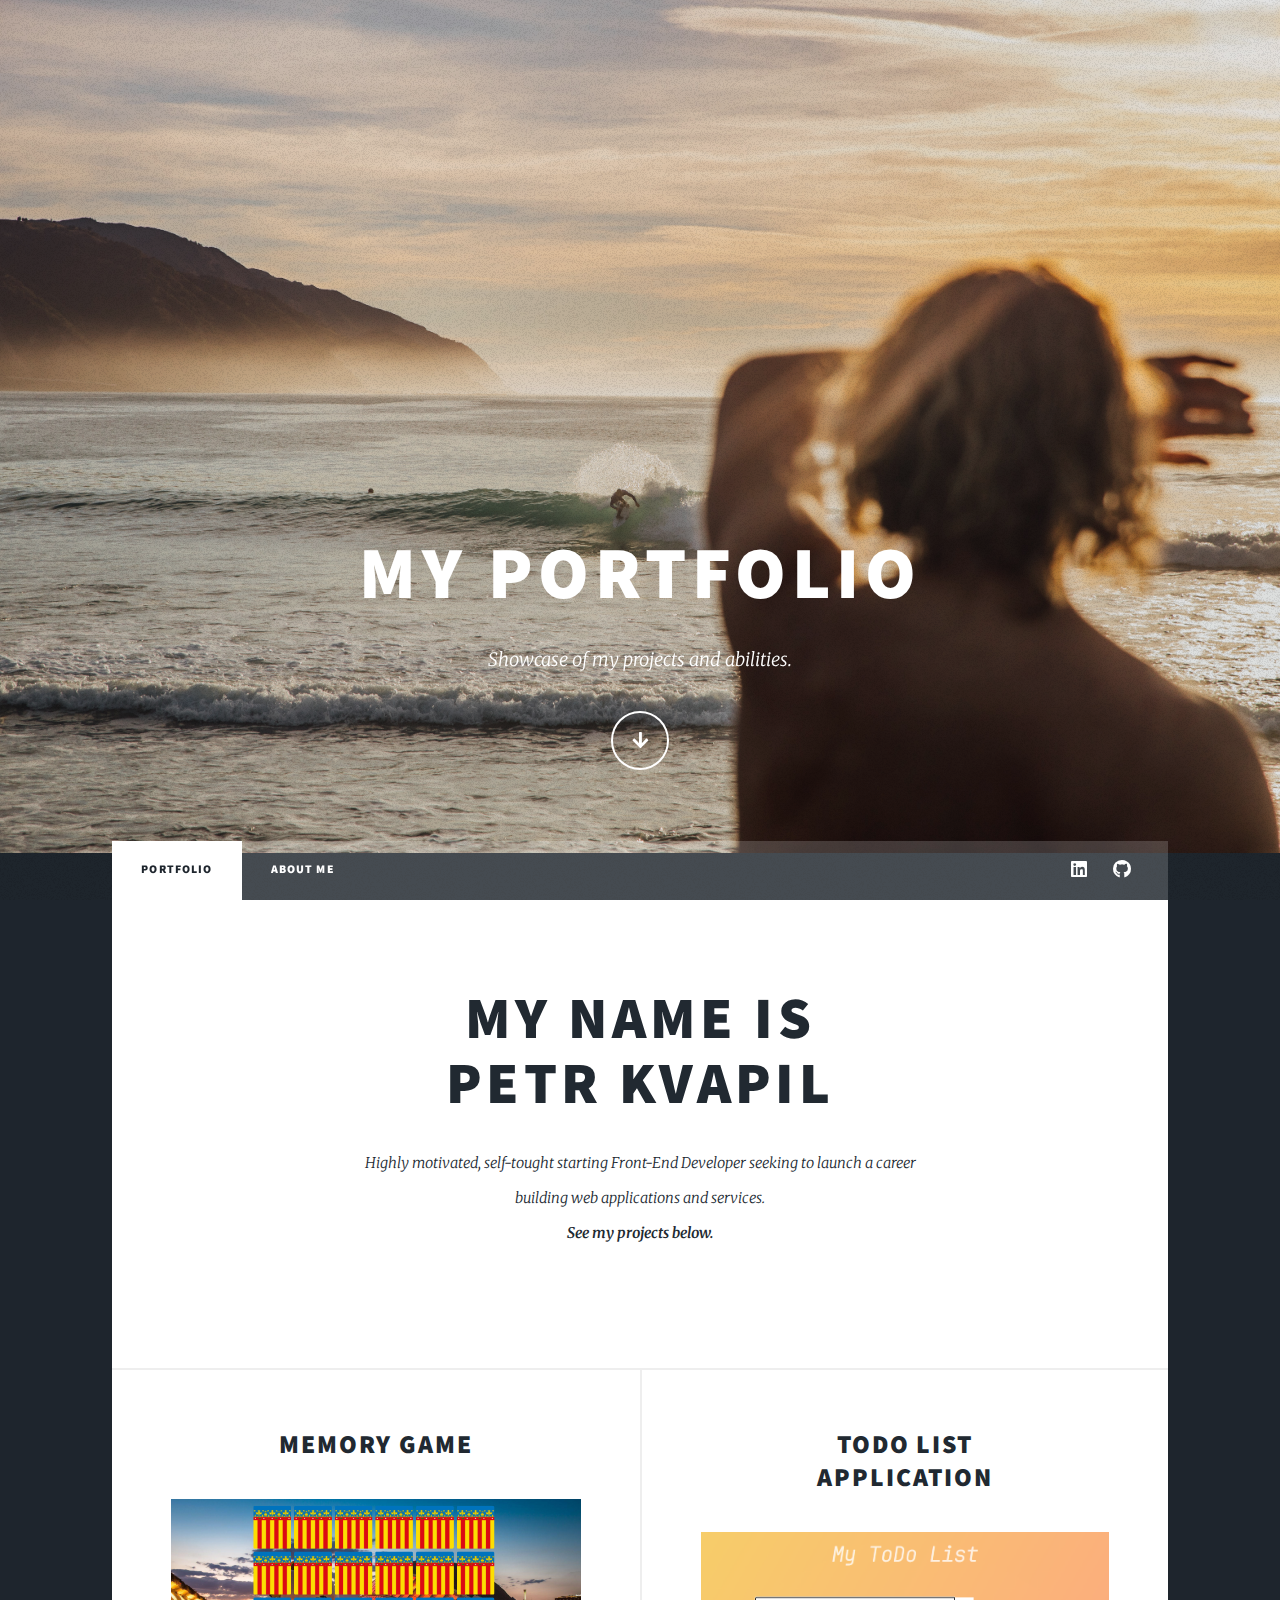
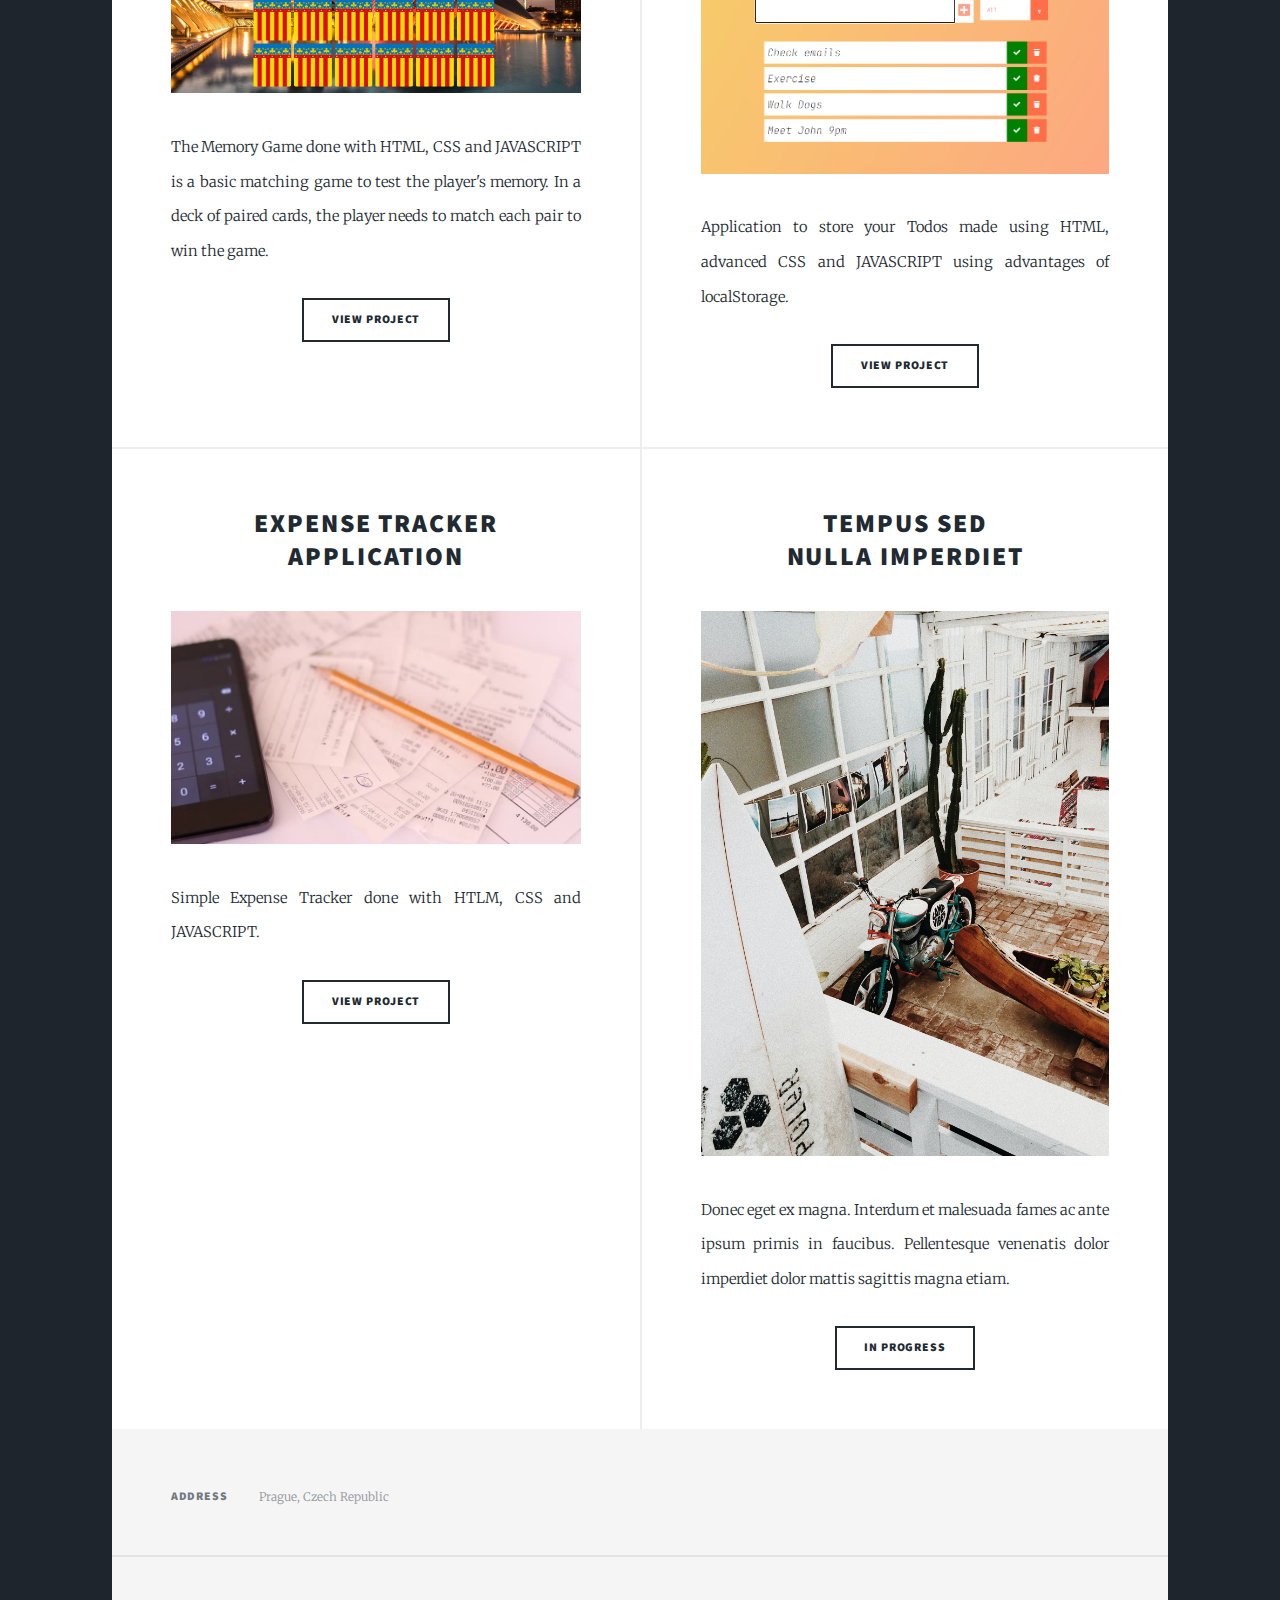
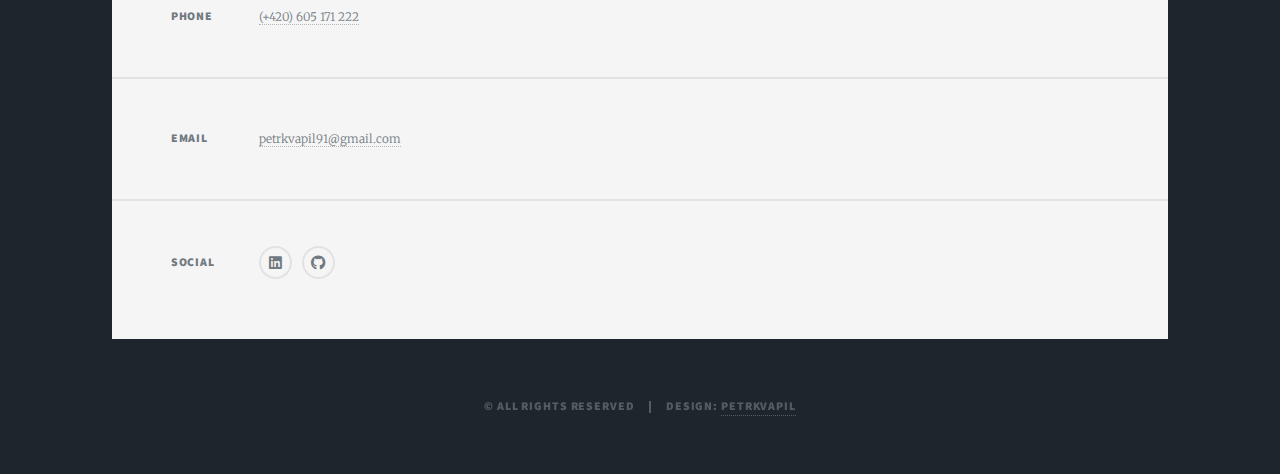
<file: index.html>
<!DOCTYPE HTML>
<html>
	<head>
		<title>PetrKl-Portfolio</title>
		<meta charset="utf-8" />
		<meta name="viewport" content="width=device-width, initial-scale=1, user-scalable=no" />
		<link rel="stylesheet" href="assets/css/main.css" />
		<noscript><link rel="stylesheet" href="assets/css/noscript.css" /></noscript>
	</head>
	<body class="is-preload">

			<div id="wrapper" class="fade-in">

					<div id="intro">
						<h1>My Portfolio</h1>
						<p>Showcase of my projects and abilities.</p>
						<ul class="actions">
							<li><a href="#pageStart" class="button icon solid solo fa-arrow-down scrolly">Continue</a></li>
						</ul>
					</div> 

					<nav id="nav">
						<ul class="links">
							<li class="active"><a href="index.html">Portfolio</a></li>
							<li><a href="generic.html">About Me</a></li>
						</ul>
						<ul class="icons">
							<li><a href="https://www.linkedin.com/in/petrkvapil91/" class="icon brands fa-linkedin"><span class="label">LinkedIn</span></a></li>
							<li><a href="https://github.com/petrkvapil91" class="icon brands fa-github"><span class="label">GitHub</span></a></li>
						</ul>
					</nav>

					<div id="main">

							<article class="post featured">
								<header class="major">
									<h2 id="pageStart"><a href="#">My name is<br/>
									Petr Kvapil</a></h2>
									<p>Highly motivated, self-tought starting <i>Front-End Developer</i> seeking to launch a career <br />
									building web applications and services.<br /><b>See my projects below.</b></p>
								</header>
							</article>

							<section class="posts">
								<article>
									<header>
										<h2><a href="Memory Game/index.html">Memory Game</a></h2>
									</header>
									<a href="Memory Game/index.html" class="image fit"><img src="Memory Game/minilogo.png" alt="" /></a>
									<p>The Memory Game done with HTML, CSS and JAVASCRIPT is a basic matching game to test the player's memory. In a deck of paired cards, the player needs to match each pair to win the game.</p>
									<ul class="actions special">
										<li><a href="Memory Game/index.html" class="button">View Project</a></li>
									</ul>
								</article>
								<article>
									<header>
										<h2><a href="#">ToDo List<br/>
										Application</a></h2>
									</header>
									<a href="ToDo List/index.html" class="image fit"><img src="images/todoapp.png" alt="" /></a>
									<p>Application to store your Todos made using HTML, advanced CSS and JAVASCRIPT using advantages of localStorage.</p>
									<ul class="actions special">
										<li><a href="ToDo List/index.html" class="button">View Project</a></li>
									</ul>
								</article>
								<article>
									<header>
										<h2><a href="#">Expense Tracker<br/>
										Application</a></h2>
									</header>
									<a href="Expense Tracker/index.html" class="image fit"><img src="images/expense tracker.jpg" alt="" /></a>
									<p>Simple Expense Tracker done with HTLM, CSS and JAVASCRIPT.</p>
									<ul class="actions special">
										<li><a href="Expense Tracker/index.html" class="button">View Project</a></li>
									</ul>
								</article>
								<article>
									<header>
										<h2><a href="#">Tempus sed<br />
										nulla imperdiet</a></h2>
									</header>
									<a href="#" class="image fit"><img src="images/pic05.jpg" alt="" /></a>
									<p>Donec eget ex magna. Interdum et malesuada fames ac ante ipsum primis in faucibus. Pellentesque venenatis dolor imperdiet dolor mattis sagittis magna etiam.</p>
									<ul class="actions special">
										<li><a href="#" class="button">In progress</a></li>
									</ul>
								</article>
							</section>

					</div>

					<footer id="footer">
						<section class="split contact">
							<section class="alt">
								<h3>Address</h3>
								<p>Prague, Czech Republic</p>
							</section>
							<section>
								<h3>Phone</h3>
								<p><a href="#">(+420) 605 171 222</a></p>
							</section>
							<section>
								<h3>Email</h3>
								<p><a href="#">petrkvapil91@gmail.com</a></p>
							</section>
							<section>
								<h3>Social</h3>
								<ul class="icons alt">
									<li><a href="https://www.linkedin.com/in/petrkvapil91/" class="icon brands alt fa-linkedin"><span class="label">LinkedIn</span></a></li>
									<li><a href="https://github.com/petrkvapil91" class="icon brands alt fa-github"><span class="label">GitHub</span></a></li>
								</ul>
							</section>
						</section>
					</footer>

					<div id="copyright">
						<ul><li>&copy; All Rights reserved</li><li>Design: <a href="https://github.com/petrkvapil91">PetrKvapil</a></li></ul>
					</div>

			</div>

			<script src="assets/js/jquery.min.js"></script>
			<script src="assets/js/jquery.scrollex.min.js"></script>
			<script src="assets/js/jquery.scrolly.min.js"></script>
			<script src="assets/js/browser.min.js"></script>
			<script src="assets/js/breakpoints.min.js"></script>
			<script src="assets/js/util.js"></script>
			<script src="assets/js/main.js"></script>

	</body>
</html>
</file>
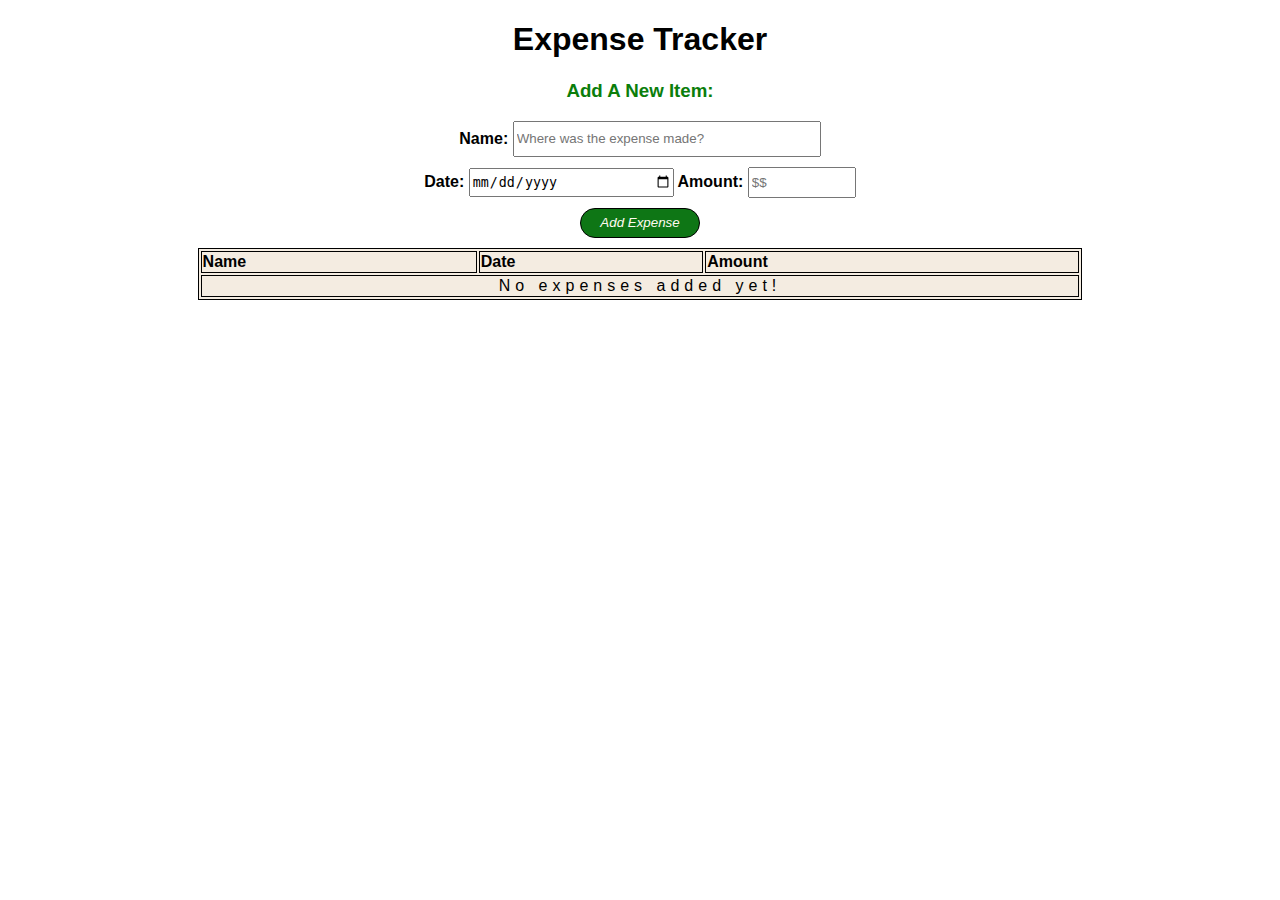
<file: Expense Tracker/index.html>
<!DOCTYPE html>
<html lang="en">

<head>
    <meta charset="UTF-8">
    <meta name="viewport" content="width=device-width, initial-scale=1.0">
    <link rel="stylesheet" href="style.css">
    <title>Expense Tracker</title>
</head>

<body>
    <div class="headings">
        <h1>Expense Tracker</h1>
        <h3>Add A New Item:</h3>
    </div>
    <form action="/submit">
        <div class='name'>
            <label for="place">Name:</label>
            <input type="text" name="place" id="place" placeholder="Where was the expense made?">
        </div>
        <div>
            <label for="date">Date:</label>
            <input type="date" name="date" id="date" placeholder="mm/dd/yyyy">
            <label for="price">Amount:</label>
            <input type="number" name="price" id="price" placeholder="$$">
        </div>
        <button type="submit">Add Expense</button>
    </form>

    <table>
        <thead>
            <tr>
                <th>Name</th>
                <th>Date</th>
                <th>Amount</th>
            </tr>
        </thead>
        <tbody id='list'>
            <tr id='empty'>
                <td colspan="3">No expenses added yet!</td>
            </tr>
        </tbody>
    </table>

    <script src="app.js"></script>
</body>

</html>
</file>
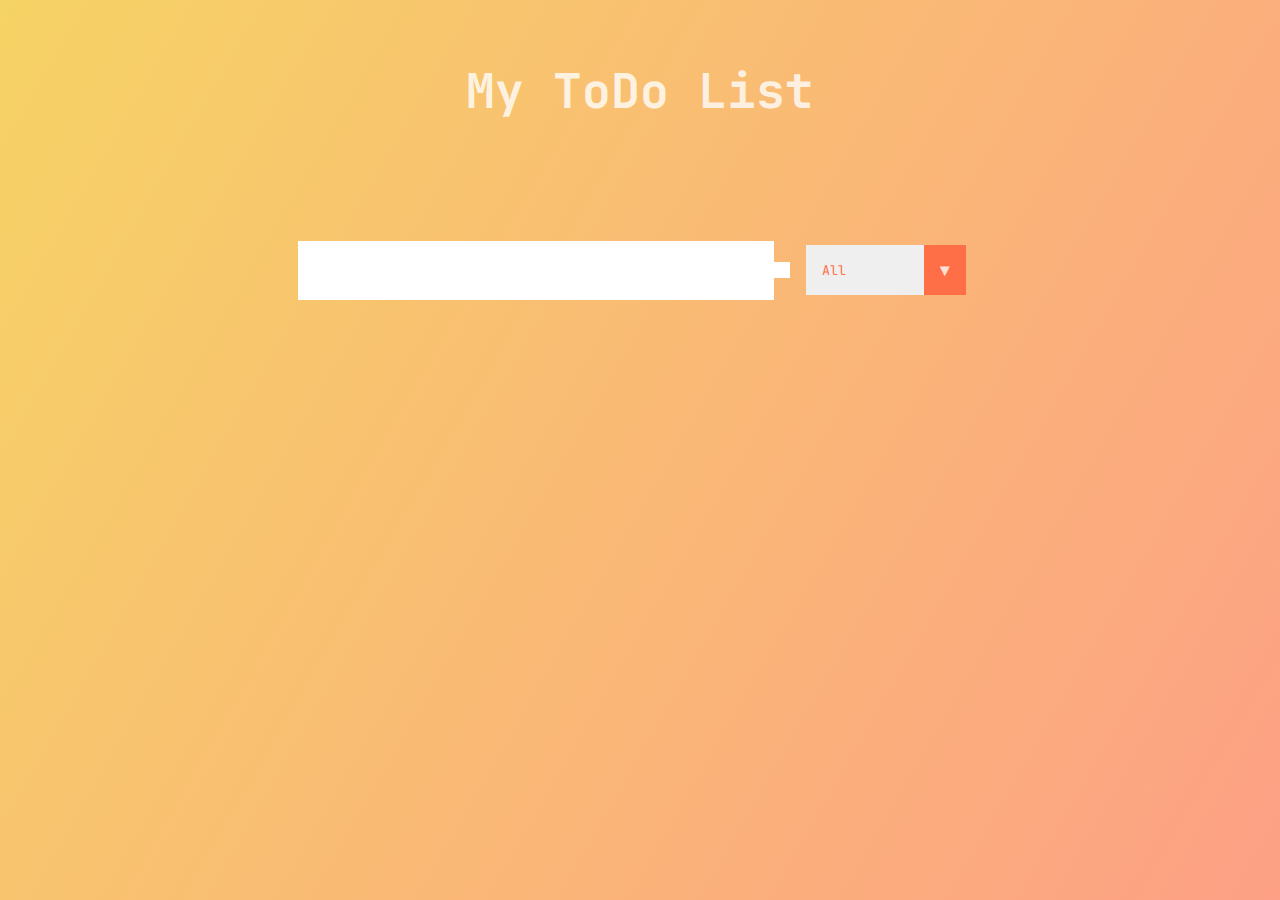
<file: ToDo List/index.html>
<!DOCTYPE html>
<html lang="en">
<head>
    <meta charset="UTF-8">
    <meta name="viewport" content="width=device-width, initial-scale=1.0">
    <link rel="preconnect" href="https://fonts.gstatic.com">
    <link href="https://fonts.googleapis.com/css2?family=JetBrains+Mono:ital,wght@1,100&display=swap" rel="stylesheet">
    <link rel="stylesheet" href="https://cdnjs.cloudflare.com/ajax/libs/font-awesome/5.15.1/css/all.min.css" integrity="sha512-+4zCK9k+qNFUR5X+cKL9EIR+ZOhtIloNl9GIKS57V1MyNsYpYcUrUeQc9vNfzsWfV28IaLL3i96P9sdNyeRssA==" crossorigin="anonymous" />
    <link rel="stylesheet" href="style.css">
    <title>ToDo List</title>
</head>
<body>
    <header>
        <h1>My ToDo List</h1>
    </header>
    <form>
        <input type="text" class="todo-input">
        <button class=todo-button type="submit">
            <i class="fas fa-plus-square"></i>
        </button>
        <div class="select">
            <select name="todos" class="filter-todo">
                <option  value="all">All</option>
                <option value="completed">Compeleted</option>
                <option value="uncompleted">Uncompeleted</option>
            </select>
        </div>
    </form>
    <div class="todo-container">
        <ul class="todo-list"></ul>
    </div>
   
    <script src="app.js"></script>
</body>
</html>
</file>
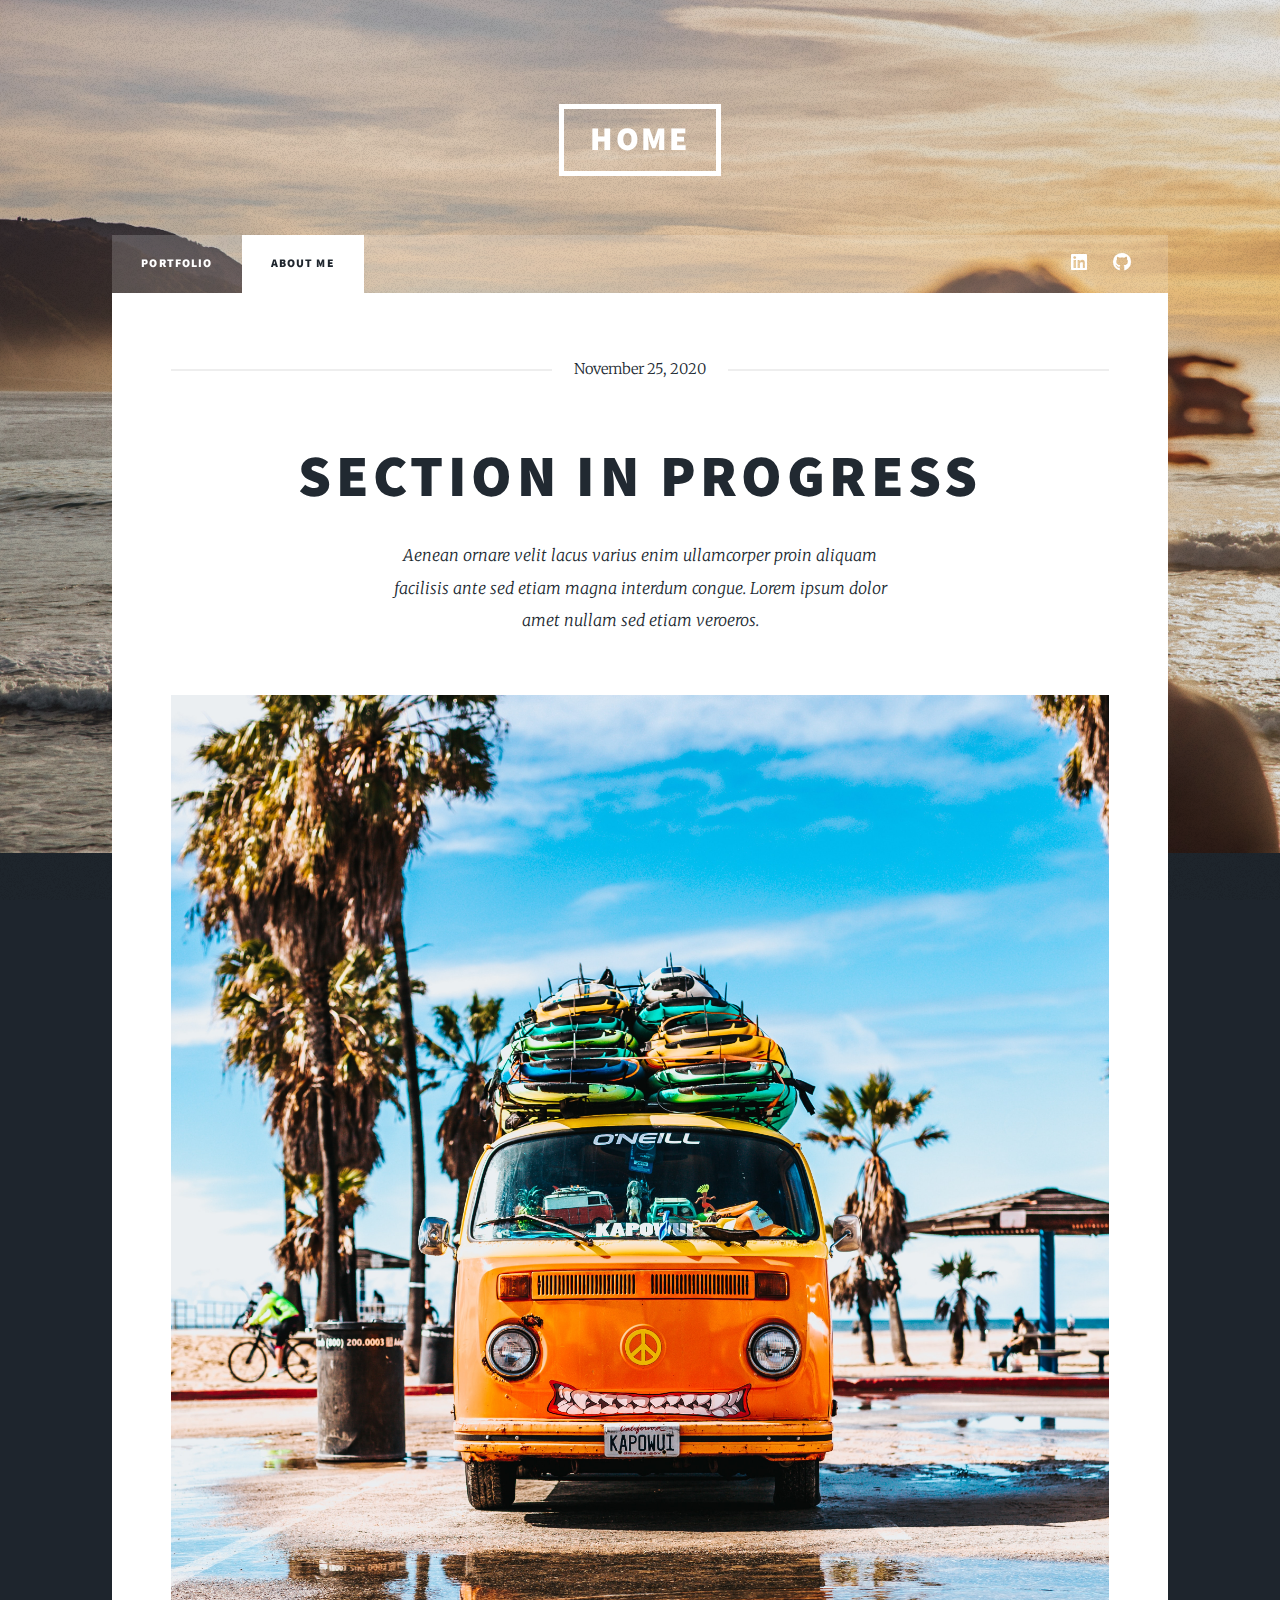
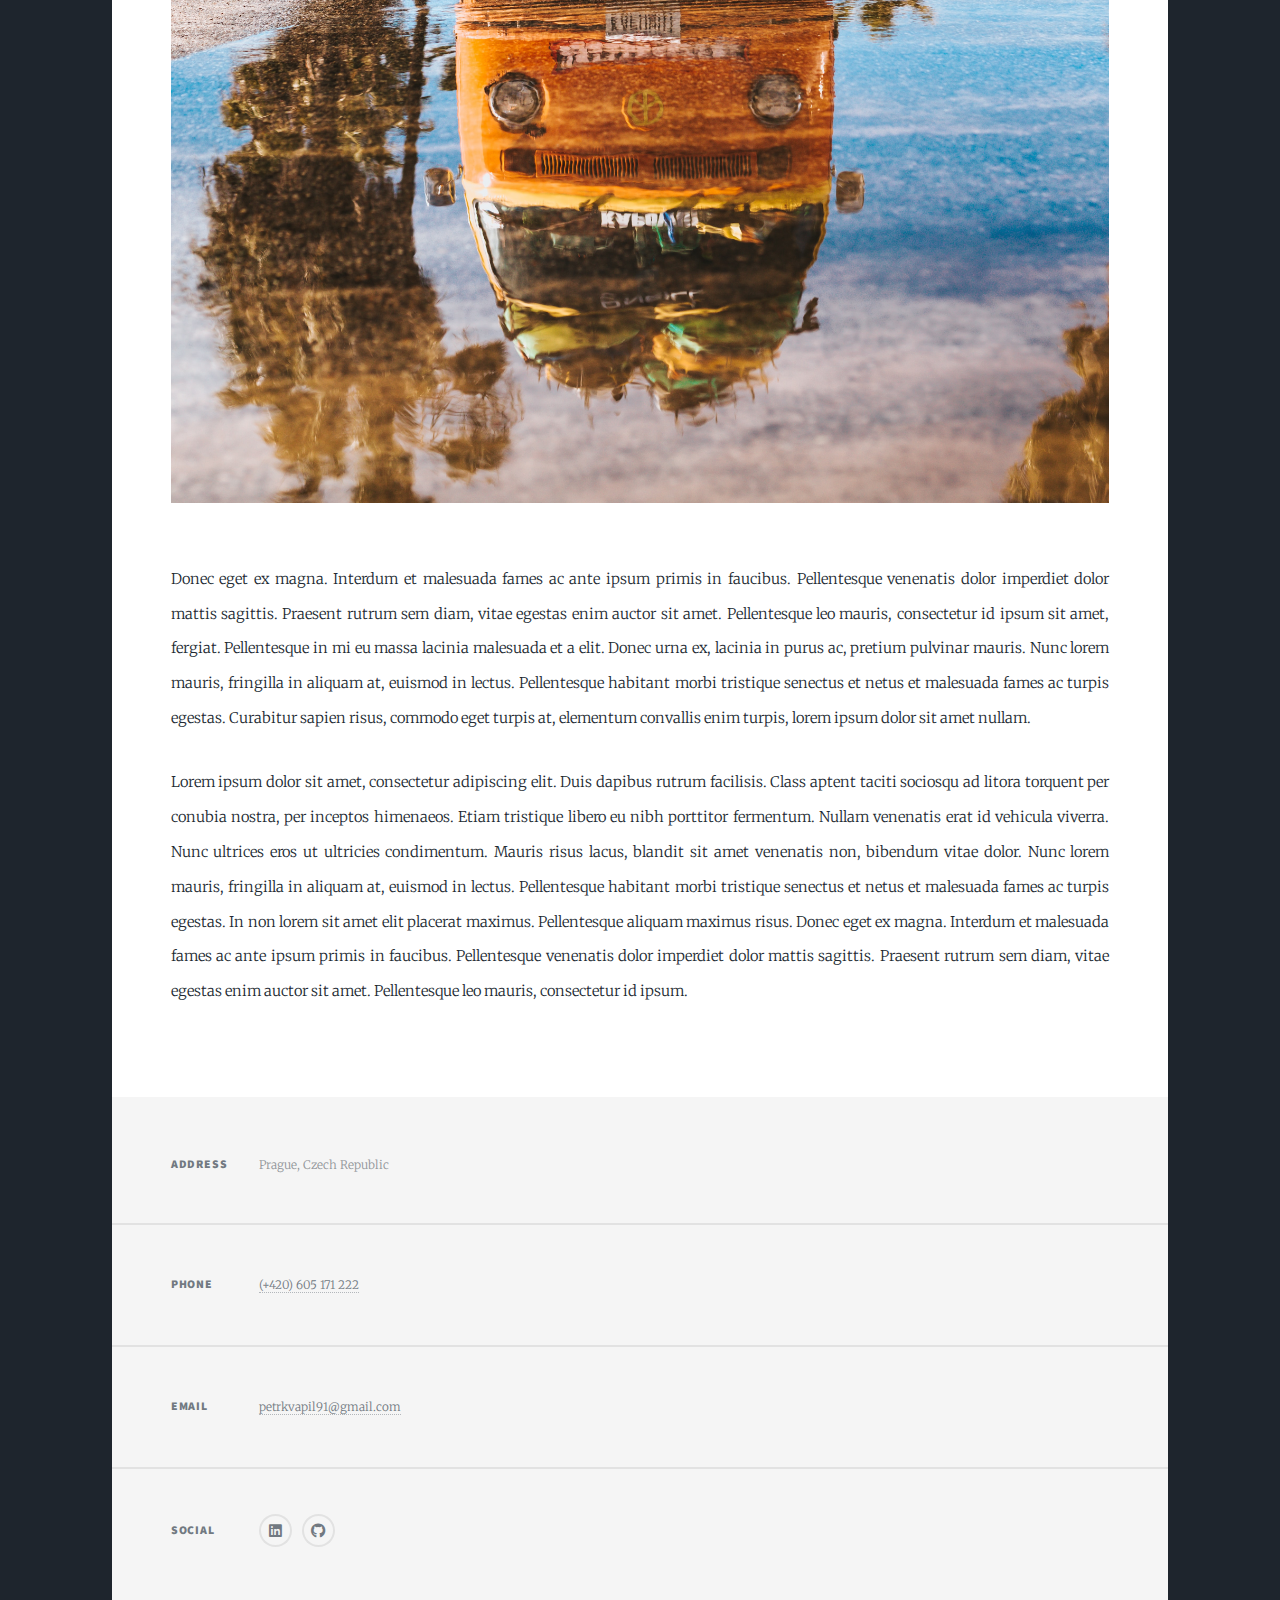
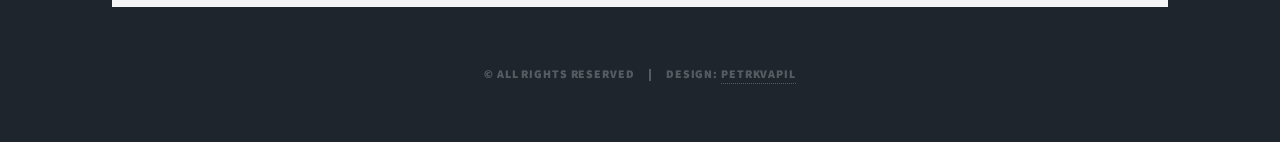
<file: generic.html>
<!DOCTYPE HTML>
<html>
	<head>
		<title>About Me</title>
		<meta charset="utf-8" />
		<meta name="viewport" content="width=device-width, initial-scale=1, user-scalable=no" />
		<link rel="stylesheet" href="assets/css/main.css" />
		<noscript><link rel="stylesheet" href="assets/css/noscript.css" /></noscript>
	</head>
	<body class="is-preload">

			<div id="wrapper">

					<header id="header">
						<a href="index.html" class="logo">Home</a>
					</header>

					<nav id="nav">
						<ul class="links">
							<li><a href="index.html">Portfolio</a></li>
							<li class="active"><a href="generic.html">About Me</a></li>
						</ul>
						<ul class="icons">
							<li><a href="https://www.linkedin.com/in/petrkvapil91/" class="icon brands fa-linkedin"><span class="label">LinkedIn</span></a></li>
							<li><a href="https://github.com/petrkvapil91" class="icon brands fa-github"><span class="label">GitHub</span></a></li>
						</ul>
					</nav>

					<div id="main">

							<section class="post">
								<header class="major">
									<span class="date">November 25, 2020</span>
									<h1>Section in Progress</h1>
									<p>Aenean ornare velit lacus varius enim ullamcorper proin aliquam<br />
									facilisis ante sed etiam magna interdum congue. Lorem ipsum dolor<br />
									amet nullam sed etiam veroeros.</p>
								</header>
								<div class="image main"><img src="images/pic01.jpg" alt="" /></div>
								<p>Donec eget ex magna. Interdum et malesuada fames ac ante ipsum primis in faucibus. Pellentesque venenatis dolor imperdiet dolor mattis sagittis. Praesent rutrum sem diam, vitae egestas enim auctor sit amet. Pellentesque leo mauris, consectetur id ipsum sit amet, fergiat. Pellentesque in mi eu massa lacinia malesuada et a elit. Donec urna ex, lacinia in purus ac, pretium pulvinar mauris. Nunc lorem mauris, fringilla in aliquam at, euismod in lectus. Pellentesque habitant morbi tristique senectus et netus et malesuada fames ac turpis egestas. Curabitur sapien risus, commodo eget turpis at, elementum convallis enim turpis, lorem ipsum dolor sit amet nullam.</p>
								<p>Lorem ipsum dolor sit amet, consectetur adipiscing elit. Duis dapibus rutrum facilisis. Class aptent taciti sociosqu ad litora torquent per conubia nostra, per inceptos himenaeos. Etiam tristique libero eu nibh porttitor fermentum. Nullam venenatis erat id vehicula viverra. Nunc ultrices eros ut ultricies condimentum. Mauris risus lacus, blandit sit amet venenatis non, bibendum vitae dolor. Nunc lorem mauris, fringilla in aliquam at, euismod in lectus. Pellentesque habitant morbi tristique senectus et netus et malesuada fames ac turpis egestas. In non lorem sit amet elit placerat maximus. Pellentesque aliquam maximus risus. Donec eget ex magna. Interdum et malesuada fames ac ante ipsum primis in faucibus. Pellentesque venenatis dolor imperdiet dolor mattis sagittis. Praesent rutrum sem diam, vitae egestas enim auctor sit amet. Pellentesque leo mauris, consectetur id ipsum.</p>
							</section>

					</div>

					<footer id="footer">					
						<section class="split contact">
							<section class="alt">
								<h3>Address</h3>
								<p>Prague, Czech Republic</p>
							</section>
							<section>
								<h3>Phone</h3>
								<p><a href="#">(+420) 605 171 222</a></p>
							</section>
							<section>
								<h3>Email</h3>
								<p><a href="#">petrkvapil91@gmail.com</a></p>
							</section>
							<section>
								<h3>Social</h3>
								<ul class="icons alt">
									<li><a href="https://www.linkedin.com/in/petrkvapil91/" class="icon brands alt fa-linkedin"><span class="label">LinkedIn</span></a></li>
									<li><a href="https://github.com/petrkvapil91" class="icon brands alt fa-github"><span class="label">GitHub</span></a></li>
								</ul>
							</section>
						</section>
					</footer>

					<div id="copyright">
						<ul><li>&copy; All Rights reserved</li><li>Design: <a href="https://github.com/petrkvapil91">PetrKvapil</a></li></ul>
					</div>

			</div>

			<script src="assets/js/jquery.min.js"></script>
			<script src="assets/js/jquery.scrollex.min.js"></script>
			<script src="assets/js/jquery.scrolly.min.js"></script>
			<script src="assets/js/browser.min.js"></script>
			<script src="assets/js/breakpoints.min.js"></script>
			<script src="assets/js/util.js"></script>
			<script src="assets/js/main.js"></script>

	</body>
</html>
</file>
<file: Expense Tracker/style.css>
body {
    font-family: Verdana, Geneva, Tahoma, sans-serif;
    background-image: url("https://ak.picdn.net/shutterstock/videos/16435099/thumb/1.jpg");
}
.headings {
    text-align: center;
}

h3 {
    color: rgb(11, 126, 11);
}

form {
    text-align: center;
    font-weight: bold;
}

form button {
    background-color: rgb(14, 118, 21);
    color: floralwhite;
    border: 1px solid black;
    border-radius: 30px;
    margin-top: 10px;
    height: 30px;
    width: 120px;
    font-style: italic;
    margin-bottom: 10px;
}

form button:hover {
    background-color: rgb(14, 167, 12);
    color: black;
    transition: 0.35s;
    font-weight: bold;
}

#place {
    height: 30px;
    width: 300px;
}

#date {
    height: 25px;
    width: 200px;
}

#price {
    height: 25px;
    width: 100px;
}

input:focus {
    background-color: rgb(213, 213, 213);
    border-color: rgb(213, 213, 213);
}

input:hover {
    background-color: rgb(213, 213, 213);
    border-color: rgb(213, 213, 213);
}

.name {
    margin-bottom: 10px;
}

table, th, td {
    border: 1px solid black
}

table {
    width: 70%;
    text-align: left;
    background-color: rgb(244, 236, 225);
    margin-left: auto;
    margin-right: auto;
}

#empty {
    letter-spacing: 5px;
    text-align: center;
}

.buttonStyle {
    border: white;
    font-family: Verdana, Geneva, Tahoma, sans-serif;
    text-align: center;
    font-weight: bold;
}
</file>
<file: ToDo List/style.css>
* {
    font-family: 'JetBrains Mono', monospace;
    margin: 0;
    padding: 0;
    box-sizing: border-box;
}

body {
    background-image: linear-gradient(120deg, #f6d365, #fda085);
    color: rgba(255, 255, 255, 0.79);
    min-height: 100vh;
}

header {
    font-size: 1.5rem;
}

header, form {
    min-height: 20vh;
    display: flex;
    justify-content: center;
    align-items: center;
}

form input, form button {
    padding:  0.5rem;
    font-size: 2rem;
    border: none;
    background: white;
}

form button {
    color: #fda085;
    background: white;
    cursor: pointer;
    transition: all 0.3s ease;
}

form button:hover {
    background: #fda085;
    color: white;
}

.todo-container {
    display: flex;
    justify-content: center;
    align-items: center;
}

.todo-list {
    min-width: 50%;
    list-style: none;
}

.todo {
    margin: 0.5rem;
    background: white;
    color: black;
    font-size: 1.5rem;
    display: flex;
    justify-content: space-between;
    align-items: center;
    transition: all 0.3s ease;
}

.todo li {
    flex: 1;
}

.trash-btn, 
.complete-btn {
    background: #ff6f47;
    color: white;
    border: none;
    padding: 1rem;
    cursor: pointer;
    font-size: 1rem;
}

.complete-btn {
    background: green;
}
.todo-item {
    padding: 0rem 0.5rem;
}

.fa-trash, .fa-check {
    pointer-events: none;
}

.completed {
    text-decoration: line-through;
    opacity: 0.5;
}

.fall {
    transform: translateY(8rem) rotateZ(20deg);
    opacity: 0;
}

select {
    -webkit-appearance: none;
    -moz-appearance: none;
    appearance: none;
    outline: none;
    border: none;
}

.select {
    margin: 1rem;
    position: relative;
    overflow: hidden;
}

select {
    color: #ff6f47;
    width: 10rem;
    cursor: pointer;
    padding: 1rem;
}
.select::after {
    content: "\25BC";
    position: absolute;
    background: #ff6f47;
    top: 0;
    right: 0;
    padding: 1rem;
    pointer-events: none;
    transition: all 0.3s ease;
}

.select:hover::after {
    background: white;
    color: #ff6f47;
}
</file>
<file: assets/css/main.css>
@import url(fontawesome-all.min.css);
@import url("https://fonts.googleapis.com/css?family=Merriweather:300,700,300italic,700italic|Source+Sans+Pro:900");

/*
	Massively by HTML5 UP
	html5up.net | @ajlkn
	Free for personal and commercial use under the CCA 3.0 license (html5up.net/license)
*/

html, body, div, span, applet, object,
iframe, h1, h2, h3, h4, h5, h6, p, blockquote,
pre, a, abbr, acronym, address, big, cite,
code, del, dfn, em, img, ins, kbd, q, s, samp,
small, strike, strong, sub, sup, tt, var, b,
u, i, center, dl, dt, dd, ol, ul, li, fieldset,
form, label, legend, table, caption, tbody,
tfoot, thead, tr, th, td, article, aside,
canvas, details, embed, figure, figcaption,
footer, header, hgroup, menu, nav, output, ruby,
section, summary, time, mark, audio, video {
	margin: 0;
	padding: 0;
	border: 0;
	font-size: 100%;
	font: inherit;
	vertical-align: baseline;}

article, aside, details, figcaption, figure,
footer, header, hgroup, menu, nav, section {
	display: block;}

body {
	line-height: 1;
}

ol, ul {
	list-style: none;
}

blockquote, q {
	quotes: none;
}

	blockquote:before, blockquote:after, q:before, q:after {
		content: '';
		content: none;
	}

table {
	border-collapse: collapse;
	border-spacing: 0;
}

body {
	-webkit-text-size-adjust: none;
}

mark {
	background-color: transparent;
	color: inherit;
}

input::-moz-focus-inner {
	border: 0;
	padding: 0;
}

input, select, textarea {
	-moz-appearance: none;
	-webkit-appearance: none;
	-ms-appearance: none;
	appearance: none;
}

/* Basic */

	@-ms-viewport {
		width: device-width;
	}

	body {
		-ms-overflow-style: scrollbar;
	}

	@media screen and (max-width: 480px) {

		html, body {
			min-width: 320px;
		}

	}

	html {
		box-sizing: border-box;
	}

	*, *:before, *:after {
		box-sizing: inherit;
	}

	body {
		background-color: #1e252d;
	}

		body.is-preload *, body.is-preload *:before, body.is-preload *:after {
			-moz-animation: none !important;
			-webkit-animation: none !important;
			-ms-animation: none !important;
			animation: none !important;
			-moz-transition: none !important;
			-webkit-transition: none !important;
			-ms-transition: none !important;
			transition: none !important;
		}

/* Type */

	html {
		font-size: 16pt;
	}

		@media screen and (max-width: 1680px) {

			html {
				font-size: 12pt;
			}

		}

		@media screen and (max-width: 1280px) {

			html {
				font-size: 11pt;
			}

		}

		@media screen and (max-width: 360px) {

			html {
				font-size: 10pt;
			}

		}

	body {
		color: #212931;
	}

	body, input, select, textarea {
		font-family: "Merriweather", Georgia, serif;
		font-weight: 300;
		font-size: 1rem;
		line-height: 2.375;
	}

	a {
		-moz-transition: color 0.2s ease-in-out, background-color 0.2s ease-in-out, border-color 0.2s ease-in-out, box-shadow 0.2s ease-in-out;
		-webkit-transition: color 0.2s ease-in-out, background-color 0.2s ease-in-out, border-color 0.2s ease-in-out, box-shadow 0.2s ease-in-out;
		-ms-transition: color 0.2s ease-in-out, background-color 0.2s ease-in-out, border-color 0.2s ease-in-out, box-shadow 0.2s ease-in-out;
		transition: color 0.2s ease-in-out, background-color 0.2s ease-in-out, border-color 0.2s ease-in-out, box-shadow 0.2s ease-in-out;
		border-bottom: dotted 1px;
		text-decoration: none;
	}

		a:hover {
			border-bottom-color: transparent;
		}

	strong, b {
		font-weight: 600;
	}

	em, i {
		font-style: italic;
	}

	p {
		text-align: justify;
		margin: 0 0 2rem 0;
	}

	h1, h2, h3, h4, h5, h6 {
		font-family: "Source Sans Pro", Helvetica, sans-serif;
		font-weight: 900;
		line-height: 1.5;
		letter-spacing: 0.075em;
		text-transform: uppercase;
		margin: 0 0 1rem 0;
	}

		h1 a, h2 a, h3 a, h4 a, h5 a, h6 a {
			border-bottom: 0;
			color: inherit;
			text-decoration: none;
		}

	h1 {
		font-size: 4rem;
		line-height: 1.1;
		margin: 0 0 2rem 0;
	}

	h2 {
		font-size: 1.75rem;
		line-height: 1.3;
		margin: 0 0 1.5rem 0;
	}

	h3 {
		font-size: 1.25rem;
		margin: 0 0 1.5rem 0;
	}

	h4 {
		font-size: 1rem;
	}

	h5 {
		font-size: 0.9rem;
	}

	h6 {
		font-size: 0.8rem;
	}

	sub {
		font-size: 0.8rem;
		position: relative;
		top: 0.5rem;
	}

	sup {
		font-size: 0.8rem;
		position: relative;
		top: -0.5rem;
	}

	blockquote {
		border-left: solid 4px;
		font-style: italic;
		margin: 0 0 2rem 0;
		padding: 0.5rem 0 0.5rem 2rem;
	}

	code {
		border: solid 2px;
		font-family: "Courier New", monospace;
		font-size: 0.9rem;
		margin: 0 0.25rem;
		padding: 0.25rem 0.65rem;
	}

	pre {
		-webkit-overflow-scrolling: touch;
		font-family: "Courier New", monospace;
		font-size: 0.9rem;
		margin: 0 0 2rem 0;
	}

		pre code {
			display: block;
			line-height: 1.75;
			padding: 1rem 1.5rem;
			overflow-x: auto;
		}

	hr {
		border: 0;
		border-bottom: solid 2px;
		margin: 3rem 0;
	}

		hr.major {
			margin: 5rem 0;
		}

	.align-left {
		text-align: left;
	}

	.align-center {
		text-align: center;
	}

	.align-right {
		text-align: right;
	}

	input, select, textarea {
		color: #212931;
	}

	a {
		color: #212931;
		border-bottom-color: rgba(33, 41, 49, 0.5);
	}

		a:hover {
			border-bottom-color: transparent;
			color: #18bfef !important;
		}

	strong, b {
		color: #212931;
	}

	h1, h2, h3, h4, h5, h6 {
		color: #212931;
	}

	blockquote {
		border-left-color: #eeeeee;
	}

	code {
		background: rgba(220, 220, 220, 0.25);
		border-color: #eeeeee;
	}

	hr {
		border-bottom-color: #eeeeee;
	}

/* Row */

	.row {
		display: flex;
		flex-wrap: wrap;
		box-sizing: border-box;
		align-items: stretch;
	}

		.row > * {
			box-sizing: border-box;
		}

		.row.gtr-uniform > * > :last-child {
			margin-bottom: 0;
		}

		.row.aln-left {
			justify-content: flex-start;
		}

		.row.aln-center {
			justify-content: center;
		}

		.row.aln-right {
			justify-content: flex-end;
		}

		.row.aln-top {
			align-items: flex-start;
		}

		.row.aln-middle {
			align-items: center;
		}

		.row.aln-bottom {
			align-items: flex-end;
		}

		.row > .imp {
			order: -1;
		}

		.row > .col-1 {
			width: 8.33333%;
		}

		.row > .off-1 {
			margin-left: 8.33333%;
		}

		.row > .col-2 {
			width: 16.66667%;
		}

		.row > .off-2 {
			margin-left: 16.66667%;
		}

		.row > .col-3 {
			width: 25%;
		}

		.row > .off-3 {
			margin-left: 25%;
		}

		.row > .col-4 {
			width: 33.33333%;
		}

		.row > .off-4 {
			margin-left: 33.33333%;
		}

		.row > .col-5 {
			width: 41.66667%;
		}

		.row > .off-5 {
			margin-left: 41.66667%;
		}

		.row > .col-6 {
			width: 50%;
		}

		.row > .off-6 {
			margin-left: 50%;
		}

		.row > .col-7 {
			width: 58.33333%;
		}

		.row > .off-7 {
			margin-left: 58.33333%;
		}

		.row > .col-8 {
			width: 66.66667%;
		}

		.row > .off-8 {
			margin-left: 66.66667%;
		}

		.row > .col-9 {
			width: 75%;
		}

		.row > .off-9 {
			margin-left: 75%;
		}

		.row > .col-10 {
			width: 83.33333%;
		}

		.row > .off-10 {
			margin-left: 83.33333%;
		}

		.row > .col-11 {
			width: 91.66667%;
		}

		.row > .off-11 {
			margin-left: 91.66667%;
		}

		.row > .col-12 {
			width: 100%;
		}

		.row > .off-12 {
			margin-left: 100%;
		}

		.row.gtr-0 {
			margin-top: 0;
			margin-left: 0rem;
		}

			.row.gtr-0 > * {
				padding: 0 0 0 0rem;
			}

			.row.gtr-0.gtr-uniform {
				margin-top: 0rem;
			}

				.row.gtr-0.gtr-uniform > * {
					padding-top: 0rem;
				}

		.row.gtr-25 {
			margin-top: 0;
			margin-left: -0.375rem;
		}

			.row.gtr-25 > * {
				padding: 0 0 0 0.375rem;
			}

			.row.gtr-25.gtr-uniform {
				margin-top: -0.375rem;
			}

				.row.gtr-25.gtr-uniform > * {
					padding-top: 0.375rem;
				}

		.row.gtr-50 {
			margin-top: 0;
			margin-left: -0.75rem;
		}

			.row.gtr-50 > * {
				padding: 0 0 0 0.75rem;
			}

			.row.gtr-50.gtr-uniform {
				margin-top: -0.75rem;
			}

				.row.gtr-50.gtr-uniform > * {
					padding-top: 0.75rem;
				}

		.row {
			margin-top: 0;
			margin-left: -1.5rem;
		}

			.row > * {
				padding: 0 0 0 1.5rem;
			}

			.row.gtr-uniform {
				margin-top: -1.5rem;
			}

				.row.gtr-uniform > * {
					padding-top: 1.5rem;
				}

		.row.gtr-150 {
			margin-top: 0;
			margin-left: -2.25rem;
		}

			.row.gtr-150 > * {
				padding: 0 0 0 2.25rem;
			}

			.row.gtr-150.gtr-uniform {
				margin-top: -2.25rem;
			}

				.row.gtr-150.gtr-uniform > * {
					padding-top: 2.25rem;
				}

		.row.gtr-200 {
			margin-top: 0;
			margin-left: -3rem;
		}

			.row.gtr-200 > * {
				padding: 0 0 0 3rem;
			}

			.row.gtr-200.gtr-uniform {
				margin-top: -3rem;
			}

				.row.gtr-200.gtr-uniform > * {
					padding-top: 3rem;
				}

		@media screen and (max-width: 1680px) {

			.row {
				display: flex;
				flex-wrap: wrap;
				box-sizing: border-box;
				align-items: stretch;
			}

				.row > * {
					box-sizing: border-box;
				}

				.row.gtr-uniform > * > :last-child {
					margin-bottom: 0;
				}

				.row.aln-left {
					justify-content: flex-start;
				}

				.row.aln-center {
					justify-content: center;
				}

				.row.aln-right {
					justify-content: flex-end;
				}

				.row.aln-top {
					align-items: flex-start;
				}

				.row.aln-middle {
					align-items: center;
				}

				.row.aln-bottom {
					align-items: flex-end;
				}

				.row > .imp-xlarge {
					order: -1;
				}

				.row > .col-1-xlarge {
					width: 8.33333%;
				}

				.row > .off-1-xlarge {
					margin-left: 8.33333%;
				}

				.row > .col-2-xlarge {
					width: 16.66667%;
				}

				.row > .off-2-xlarge {
					margin-left: 16.66667%;
				}

				.row > .col-3-xlarge {
					width: 25%;
				}

				.row > .off-3-xlarge {
					margin-left: 25%;
				}

				.row > .col-4-xlarge {
					width: 33.33333%;
				}

				.row > .off-4-xlarge {
					margin-left: 33.33333%;
				}

				.row > .col-5-xlarge {
					width: 41.66667%;
				}

				.row > .off-5-xlarge {
					margin-left: 41.66667%;
				}

				.row > .col-6-xlarge {
					width: 50%;
				}

				.row > .off-6-xlarge {
					margin-left: 50%;
				}

				.row > .col-7-xlarge {
					width: 58.33333%;
				}

				.row > .off-7-xlarge {
					margin-left: 58.33333%;
				}

				.row > .col-8-xlarge {
					width: 66.66667%;
				}

				.row > .off-8-xlarge {
					margin-left: 66.66667%;
				}

				.row > .col-9-xlarge {
					width: 75%;
				}

				.row > .off-9-xlarge {
					margin-left: 75%;
				}

				.row > .col-10-xlarge {
					width: 83.33333%;
				}

				.row > .off-10-xlarge {
					margin-left: 83.33333%;
				}

				.row > .col-11-xlarge {
					width: 91.66667%;
				}

				.row > .off-11-xlarge {
					margin-left: 91.66667%;
				}

				.row > .col-12-xlarge {
					width: 100%;
				}

				.row > .off-12-xlarge {
					margin-left: 100%;
				}

				.row.gtr-0 {
					margin-top: 0;
					margin-left: 0rem;
				}

					.row.gtr-0 > * {
						padding: 0 0 0 0rem;
					}

					.row.gtr-0.gtr-uniform {
						margin-top: 0rem;
					}

						.row.gtr-0.gtr-uniform > * {
							padding-top: 0rem;
						}

				.row.gtr-25 {
					margin-top: 0;
					margin-left: -0.375rem;
				}

					.row.gtr-25 > * {
						padding: 0 0 0 0.375rem;
					}

					.row.gtr-25.gtr-uniform {
						margin-top: -0.375rem;
					}

						.row.gtr-25.gtr-uniform > * {
							padding-top: 0.375rem;
						}

				.row.gtr-50 {
					margin-top: 0;
					margin-left: -0.75rem;
				}

					.row.gtr-50 > * {
						padding: 0 0 0 0.75rem;
					}

					.row.gtr-50.gtr-uniform {
						margin-top: -0.75rem;
					}

						.row.gtr-50.gtr-uniform > * {
							padding-top: 0.75rem;
						}

				.row {
					margin-top: 0;
					margin-left: -1.5rem;
				}

					.row > * {
						padding: 0 0 0 1.5rem;
					}

					.row.gtr-uniform {
						margin-top: -1.5rem;
					}

						.row.gtr-uniform > * {
							padding-top: 1.5rem;
						}

				.row.gtr-150 {
					margin-top: 0;
					margin-left: -2.25rem;
				}

					.row.gtr-150 > * {
						padding: 0 0 0 2.25rem;
					}

					.row.gtr-150.gtr-uniform {
						margin-top: -2.25rem;
					}

						.row.gtr-150.gtr-uniform > * {
							padding-top: 2.25rem;
						}

				.row.gtr-200 {
					margin-top: 0;
					margin-left: -3rem;
				}

					.row.gtr-200 > * {
						padding: 0 0 0 3rem;
					}

					.row.gtr-200.gtr-uniform {
						margin-top: -3rem;
					}

						.row.gtr-200.gtr-uniform > * {
							padding-top: 3rem;
						}

		}

		@media screen and (max-width: 1280px) {

			.row {
				display: flex;
				flex-wrap: wrap;
				box-sizing: border-box;
				align-items: stretch;
			}

				.row > * {
					box-sizing: border-box;
				}

				.row.gtr-uniform > * > :last-child {
					margin-bottom: 0;
				}

				.row.aln-left {
					justify-content: flex-start;
				}

				.row.aln-center {
					justify-content: center;
				}

				.row.aln-right {
					justify-content: flex-end;
				}

				.row.aln-top {
					align-items: flex-start;
				}

				.row.aln-middle {
					align-items: center;
				}

				.row.aln-bottom {
					align-items: flex-end;
				}

				.row > .imp-large {
					order: -1;
				}

				.row > .col-1-large {
					width: 8.33333%;
				}

				.row > .off-1-large {
					margin-left: 8.33333%;
				}

				.row > .col-2-large {
					width: 16.66667%;
				}

				.row > .off-2-large {
					margin-left: 16.66667%;
				}

				.row > .col-3-large {
					width: 25%;
				}

				.row > .off-3-large {
					margin-left: 25%;
				}

				.row > .col-4-large {
					width: 33.33333%;
				}

				.row > .off-4-large {
					margin-left: 33.33333%;
				}

				.row > .col-5-large {
					width: 41.66667%;
				}

				.row > .off-5-large {
					margin-left: 41.66667%;
				}

				.row > .col-6-large {
					width: 50%;
				}

				.row > .off-6-large {
					margin-left: 50%;
				}

				.row > .col-7-large {
					width: 58.33333%;
				}

				.row > .off-7-large {
					margin-left: 58.33333%;
				}

				.row > .col-8-large {
					width: 66.66667%;
				}

				.row > .off-8-large {
					margin-left: 66.66667%;
				}

				.row > .col-9-large {
					width: 75%;
				}

				.row > .off-9-large {
					margin-left: 75%;
				}

				.row > .col-10-large {
					width: 83.33333%;
				}

				.row > .off-10-large {
					margin-left: 83.33333%;
				}

				.row > .col-11-large {
					width: 91.66667%;
				}

				.row > .off-11-large {
					margin-left: 91.66667%;
				}

				.row > .col-12-large {
					width: 100%;
				}

				.row > .off-12-large {
					margin-left: 100%;
				}

				.row.gtr-0 {
					margin-top: 0;
					margin-left: 0rem;
				}

					.row.gtr-0 > * {
						padding: 0 0 0 0rem;
					}

					.row.gtr-0.gtr-uniform {
						margin-top: 0rem;
					}

						.row.gtr-0.gtr-uniform > * {
							padding-top: 0rem;
						}

				.row.gtr-25 {
					margin-top: 0;
					margin-left: -0.375rem;
				}

					.row.gtr-25 > * {
						padding: 0 0 0 0.375rem;
					}

					.row.gtr-25.gtr-uniform {
						margin-top: -0.375rem;
					}

						.row.gtr-25.gtr-uniform > * {
							padding-top: 0.375rem;
						}

				.row.gtr-50 {
					margin-top: 0;
					margin-left: -0.75rem;
				}

					.row.gtr-50 > * {
						padding: 0 0 0 0.75rem;
					}

					.row.gtr-50.gtr-uniform {
						margin-top: -0.75rem;
					}

						.row.gtr-50.gtr-uniform > * {
							padding-top: 0.75rem;
						}

				.row {
					margin-top: 0;
					margin-left: -1.5rem;
				}

					.row > * {
						padding: 0 0 0 1.5rem;
					}

					.row.gtr-uniform {
						margin-top: -1.5rem;
					}

						.row.gtr-uniform > * {
							padding-top: 1.5rem;
						}

				.row.gtr-150 {
					margin-top: 0;
					margin-left: -2.25rem;
				}

					.row.gtr-150 > * {
						padding: 0 0 0 2.25rem;
					}

					.row.gtr-150.gtr-uniform {
						margin-top: -2.25rem;
					}

						.row.gtr-150.gtr-uniform > * {
							padding-top: 2.25rem;
						}

				.row.gtr-200 {
					margin-top: 0;
					margin-left: -3rem;
				}

					.row.gtr-200 > * {
						padding: 0 0 0 3rem;
					}

					.row.gtr-200.gtr-uniform {
						margin-top: -3rem;
					}

						.row.gtr-200.gtr-uniform > * {
							padding-top: 3rem;
						}

		}

		@media screen and (max-width: 980px) {

			.row {
				display: flex;
				flex-wrap: wrap;
				box-sizing: border-box;
				align-items: stretch;
			}

				.row > * {
					box-sizing: border-box;
				}

				.row.gtr-uniform > * > :last-child {
					margin-bottom: 0;
				}

				.row.aln-left {
					justify-content: flex-start;
				}

				.row.aln-center {
					justify-content: center;
				}

				.row.aln-right {
					justify-content: flex-end;
				}

				.row.aln-top {
					align-items: flex-start;
				}

				.row.aln-middle {
					align-items: center;
				}

				.row.aln-bottom {
					align-items: flex-end;
				}

				.row > .imp-medium {
					order: -1;
				}

				.row > .col-1-medium {
					width: 8.33333%;
				}

				.row > .off-1-medium {
					margin-left: 8.33333%;
				}

				.row > .col-2-medium {
					width: 16.66667%;
				}

				.row > .off-2-medium {
					margin-left: 16.66667%;
				}

				.row > .col-3-medium {
					width: 25%;
				}

				.row > .off-3-medium {
					margin-left: 25%;
				}

				.row > .col-4-medium {
					width: 33.33333%;
				}

				.row > .off-4-medium {
					margin-left: 33.33333%;
				}

				.row > .col-5-medium {
					width: 41.66667%;
				}

				.row > .off-5-medium {
					margin-left: 41.66667%;
				}

				.row > .col-6-medium {
					width: 50%;
				}

				.row > .off-6-medium {
					margin-left: 50%;
				}

				.row > .col-7-medium {
					width: 58.33333%;
				}

				.row > .off-7-medium {
					margin-left: 58.33333%;
				}

				.row > .col-8-medium {
					width: 66.66667%;
				}

				.row > .off-8-medium {
					margin-left: 66.66667%;
				}

				.row > .col-9-medium {
					width: 75%;
				}

				.row > .off-9-medium {
					margin-left: 75%;
				}

				.row > .col-10-medium {
					width: 83.33333%;
				}

				.row > .off-10-medium {
					margin-left: 83.33333%;
				}

				.row > .col-11-medium {
					width: 91.66667%;
				}

				.row > .off-11-medium {
					margin-left: 91.66667%;
				}

				.row > .col-12-medium {
					width: 100%;
				}

				.row > .off-12-medium {
					margin-left: 100%;
				}

				.row.gtr-0 {
					margin-top: 0;
					margin-left: 0rem;
				}

					.row.gtr-0 > * {
						padding: 0 0 0 0rem;
					}

					.row.gtr-0.gtr-uniform {
						margin-top: 0rem;
					}

						.row.gtr-0.gtr-uniform > * {
							padding-top: 0rem;
						}

				.row.gtr-25 {
					margin-top: 0;
					margin-left: -0.375rem;
				}

					.row.gtr-25 > * {
						padding: 0 0 0 0.375rem;
					}

					.row.gtr-25.gtr-uniform {
						margin-top: -0.375rem;
					}

						.row.gtr-25.gtr-uniform > * {
							padding-top: 0.375rem;
						}

				.row.gtr-50 {
					margin-top: 0;
					margin-left: -0.75rem;
				}

					.row.gtr-50 > * {
						padding: 0 0 0 0.75rem;
					}

					.row.gtr-50.gtr-uniform {
						margin-top: -0.75rem;
					}

						.row.gtr-50.gtr-uniform > * {
							padding-top: 0.75rem;
						}

				.row {
					margin-top: 0;
					margin-left: -1.5rem;
				}

					.row > * {
						padding: 0 0 0 1.5rem;
					}

					.row.gtr-uniform {
						margin-top: -1.5rem;
					}

						.row.gtr-uniform > * {
							padding-top: 1.5rem;
						}

				.row.gtr-150 {
					margin-top: 0;
					margin-left: -2.25rem;
				}

					.row.gtr-150 > * {
						padding: 0 0 0 2.25rem;
					}

					.row.gtr-150.gtr-uniform {
						margin-top: -2.25rem;
					}

						.row.gtr-150.gtr-uniform > * {
							padding-top: 2.25rem;
						}

				.row.gtr-200 {
					margin-top: 0;
					margin-left: -3rem;
				}

					.row.gtr-200 > * {
						padding: 0 0 0 3rem;
					}

					.row.gtr-200.gtr-uniform {
						margin-top: -3rem;
					}

						.row.gtr-200.gtr-uniform > * {
							padding-top: 3rem;
						}

		}

		@media screen and (max-width: 736px) {

			.row {
				display: flex;
				flex-wrap: wrap;
				box-sizing: border-box;
				align-items: stretch;
			}

				.row > * {
					box-sizing: border-box;
				}

				.row.gtr-uniform > * > :last-child {
					margin-bottom: 0;
				}

				.row.aln-left {
					justify-content: flex-start;
				}

				.row.aln-center {
					justify-content: center;
				}

				.row.aln-right {
					justify-content: flex-end;
				}

				.row.aln-top {
					align-items: flex-start;
				}

				.row.aln-middle {
					align-items: center;
				}

				.row.aln-bottom {
					align-items: flex-end;
				}

				.row > .imp-small {
					order: -1;
				}

				.row > .col-1-small {
					width: 8.33333%;
				}

				.row > .off-1-small {
					margin-left: 8.33333%;
				}

				.row > .col-2-small {
					width: 16.66667%;
				}

				.row > .off-2-small {
					margin-left: 16.66667%;
				}

				.row > .col-3-small {
					width: 25%;
				}

				.row > .off-3-small {
					margin-left: 25%;
				}

				.row > .col-4-small {
					width: 33.33333%;
				}

				.row > .off-4-small {
					margin-left: 33.33333%;
				}

				.row > .col-5-small {
					width: 41.66667%;
				}

				.row > .off-5-small {
					margin-left: 41.66667%;
				}

				.row > .col-6-small {
					width: 50%;
				}

				.row > .off-6-small {
					margin-left: 50%;
				}

				.row > .col-7-small {
					width: 58.33333%;
				}

				.row > .off-7-small {
					margin-left: 58.33333%;
				}

				.row > .col-8-small {
					width: 66.66667%;
				}

				.row > .off-8-small {
					margin-left: 66.66667%;
				}

				.row > .col-9-small {
					width: 75%;
				}

				.row > .off-9-small {
					margin-left: 75%;
				}

				.row > .col-10-small {
					width: 83.33333%;
				}

				.row > .off-10-small {
					margin-left: 83.33333%;
				}

				.row > .col-11-small {
					width: 91.66667%;
				}

				.row > .off-11-small {
					margin-left: 91.66667%;
				}

				.row > .col-12-small {
					width: 100%;
				}

				.row > .off-12-small {
					margin-left: 100%;
				}

				.row.gtr-0 {
					margin-top: 0;
					margin-left: 0rem;
				}

					.row.gtr-0 > * {
						padding: 0 0 0 0rem;
					}

					.row.gtr-0.gtr-uniform {
						margin-top: 0rem;
					}

						.row.gtr-0.gtr-uniform > * {
							padding-top: 0rem;
						}

				.row.gtr-25 {
					margin-top: 0;
					margin-left: -0.375rem;
				}

					.row.gtr-25 > * {
						padding: 0 0 0 0.375rem;
					}

					.row.gtr-25.gtr-uniform {
						margin-top: -0.375rem;
					}

						.row.gtr-25.gtr-uniform > * {
							padding-top: 0.375rem;
						}

				.row.gtr-50 {
					margin-top: 0;
					margin-left: -0.75rem;
				}

					.row.gtr-50 > * {
						padding: 0 0 0 0.75rem;
					}

					.row.gtr-50.gtr-uniform {
						margin-top: -0.75rem;
					}

						.row.gtr-50.gtr-uniform > * {
							padding-top: 0.75rem;
						}

				.row {
					margin-top: 0;
					margin-left: -1.5rem;
				}

					.row > * {
						padding: 0 0 0 1.5rem;
					}

					.row.gtr-uniform {
						margin-top: -1.5rem;
					}

						.row.gtr-uniform > * {
							padding-top: 1.5rem;
						}

				.row.gtr-150 {
					margin-top: 0;
					margin-left: -2.25rem;
				}

					.row.gtr-150 > * {
						padding: 0 0 0 2.25rem;
					}

					.row.gtr-150.gtr-uniform {
						margin-top: -2.25rem;
					}

						.row.gtr-150.gtr-uniform > * {
							padding-top: 2.25rem;
						}

				.row.gtr-200 {
					margin-top: 0;
					margin-left: -3rem;
				}

					.row.gtr-200 > * {
						padding: 0 0 0 3rem;
					}

					.row.gtr-200.gtr-uniform {
						margin-top: -3rem;
					}

						.row.gtr-200.gtr-uniform > * {
							padding-top: 3rem;
						}

		}

		@media screen and (max-width: 480px) {

			.row {
				display: flex;
				flex-wrap: wrap;
				box-sizing: border-box;
				align-items: stretch;
			}

				.row > * {
					box-sizing: border-box;
				}

				.row.gtr-uniform > * > :last-child {
					margin-bottom: 0;
				}

				.row.aln-left {
					justify-content: flex-start;
				}

				.row.aln-center {
					justify-content: center;
				}

				.row.aln-right {
					justify-content: flex-end;
				}

				.row.aln-top {
					align-items: flex-start;
				}

				.row.aln-middle {
					align-items: center;
				}

				.row.aln-bottom {
					align-items: flex-end;
				}

				.row > .imp-xsmall {
					order: -1;
				}

				.row > .col-1-xsmall {
					width: 8.33333%;
				}

				.row > .off-1-xsmall {
					margin-left: 8.33333%;
				}

				.row > .col-2-xsmall {
					width: 16.66667%;
				}

				.row > .off-2-xsmall {
					margin-left: 16.66667%;
				}

				.row > .col-3-xsmall {
					width: 25%;
				}

				.row > .off-3-xsmall {
					margin-left: 25%;
				}

				.row > .col-4-xsmall {
					width: 33.33333%;
				}

				.row > .off-4-xsmall {
					margin-left: 33.33333%;
				}

				.row > .col-5-xsmall {
					width: 41.66667%;
				}

				.row > .off-5-xsmall {
					margin-left: 41.66667%;
				}

				.row > .col-6-xsmall {
					width: 50%;
				}

				.row > .off-6-xsmall {
					margin-left: 50%;
				}

				.row > .col-7-xsmall {
					width: 58.33333%;
				}

				.row > .off-7-xsmall {
					margin-left: 58.33333%;
				}

				.row > .col-8-xsmall {
					width: 66.66667%;
				}

				.row > .off-8-xsmall {
					margin-left: 66.66667%;
				}

				.row > .col-9-xsmall {
					width: 75%;
				}

				.row > .off-9-xsmall {
					margin-left: 75%;
				}

				.row > .col-10-xsmall {
					width: 83.33333%;
				}

				.row > .off-10-xsmall {
					margin-left: 83.33333%;
				}

				.row > .col-11-xsmall {
					width: 91.66667%;
				}

				.row > .off-11-xsmall {
					margin-left: 91.66667%;
				}

				.row > .col-12-xsmall {
					width: 100%;
				}

				.row > .off-12-xsmall {
					margin-left: 100%;
				}

				.row.gtr-0 {
					margin-top: 0;
					margin-left: 0rem;
				}

					.row.gtr-0 > * {
						padding: 0 0 0 0rem;
					}

					.row.gtr-0.gtr-uniform {
						margin-top: 0rem;
					}

						.row.gtr-0.gtr-uniform > * {
							padding-top: 0rem;
						}

				.row.gtr-25 {
					margin-top: 0;
					margin-left: -0.375rem;
				}

					.row.gtr-25 > * {
						padding: 0 0 0 0.375rem;
					}

					.row.gtr-25.gtr-uniform {
						margin-top: -0.375rem;
					}

						.row.gtr-25.gtr-uniform > * {
							padding-top: 0.375rem;
						}

				.row.gtr-50 {
					margin-top: 0;
					margin-left: -0.75rem;
				}

					.row.gtr-50 > * {
						padding: 0 0 0 0.75rem;
					}

					.row.gtr-50.gtr-uniform {
						margin-top: -0.75rem;
					}

						.row.gtr-50.gtr-uniform > * {
							padding-top: 0.75rem;
						}

				.row {
					margin-top: 0;
					margin-left: -1.5rem;
				}

					.row > * {
						padding: 0 0 0 1.5rem;
					}

					.row.gtr-uniform {
						margin-top: -1.5rem;
					}

						.row.gtr-uniform > * {
							padding-top: 1.5rem;
						}

				.row.gtr-150 {
					margin-top: 0;
					margin-left: -2.25rem;
				}

					.row.gtr-150 > * {
						padding: 0 0 0 2.25rem;
					}

					.row.gtr-150.gtr-uniform {
						margin-top: -2.25rem;
					}

						.row.gtr-150.gtr-uniform > * {
							padding-top: 2.25rem;
						}

				.row.gtr-200 {
					margin-top: 0;
					margin-left: -3rem;
				}

					.row.gtr-200 > * {
						padding: 0 0 0 3rem;
					}

					.row.gtr-200.gtr-uniform {
						margin-top: -3rem;
					}

						.row.gtr-200.gtr-uniform > * {
							padding-top: 3rem;
						}

		}

		@media screen and (max-width: 360px) {

			.row {
				display: flex;
				flex-wrap: wrap;
				box-sizing: border-box;
				align-items: stretch;
			}

				.row > * {
					box-sizing: border-box;
				}

				.row.gtr-uniform > * > :last-child {
					margin-bottom: 0;
				}

				.row.aln-left {
					justify-content: flex-start;
				}

				.row.aln-center {
					justify-content: center;
				}

				.row.aln-right {
					justify-content: flex-end;
				}

				.row.aln-top {
					align-items: flex-start;
				}

				.row.aln-middle {
					align-items: center;
				}

				.row.aln-bottom {
					align-items: flex-end;
				}

				.row > .imp-xxsmall {
					order: -1;
				}

				.row > .col-1-xxsmall {
					width: 8.33333%;
				}

				.row > .off-1-xxsmall {
					margin-left: 8.33333%;
				}

				.row > .col-2-xxsmall {
					width: 16.66667%;
				}

				.row > .off-2-xxsmall {
					margin-left: 16.66667%;
				}

				.row > .col-3-xxsmall {
					width: 25%;
				}

				.row > .off-3-xxsmall {
					margin-left: 25%;
				}

				.row > .col-4-xxsmall {
					width: 33.33333%;
				}

				.row > .off-4-xxsmall {
					margin-left: 33.33333%;
				}

				.row > .col-5-xxsmall {
					width: 41.66667%;
				}

				.row > .off-5-xxsmall {
					margin-left: 41.66667%;
				}

				.row > .col-6-xxsmall {
					width: 50%;
				}

				.row > .off-6-xxsmall {
					margin-left: 50%;
				}

				.row > .col-7-xxsmall {
					width: 58.33333%;
				}

				.row > .off-7-xxsmall {
					margin-left: 58.33333%;
				}

				.row > .col-8-xxsmall {
					width: 66.66667%;
				}

				.row > .off-8-xxsmall {
					margin-left: 66.66667%;
				}

				.row > .col-9-xxsmall {
					width: 75%;
				}

				.row > .off-9-xxsmall {
					margin-left: 75%;
				}

				.row > .col-10-xxsmall {
					width: 83.33333%;
				}

				.row > .off-10-xxsmall {
					margin-left: 83.33333%;
				}

				.row > .col-11-xxsmall {
					width: 91.66667%;
				}

				.row > .off-11-xxsmall {
					margin-left: 91.66667%;
				}

				.row > .col-12-xxsmall {
					width: 100%;
				}

				.row > .off-12-xxsmall {
					margin-left: 100%;
				}

				.row.gtr-0 {
					margin-top: 0;
					margin-left: 0rem;
				}

					.row.gtr-0 > * {
						padding: 0 0 0 0rem;
					}

					.row.gtr-0.gtr-uniform {
						margin-top: 0rem;
					}

						.row.gtr-0.gtr-uniform > * {
							padding-top: 0rem;
						}

				.row.gtr-25 {
					margin-top: 0;
					margin-left: -0.375rem;
				}

					.row.gtr-25 > * {
						padding: 0 0 0 0.375rem;
					}

					.row.gtr-25.gtr-uniform {
						margin-top: -0.375rem;
					}

						.row.gtr-25.gtr-uniform > * {
							padding-top: 0.375rem;
						}

				.row.gtr-50 {
					margin-top: 0;
					margin-left: -0.75rem;
				}

					.row.gtr-50 > * {
						padding: 0 0 0 0.75rem;
					}

					.row.gtr-50.gtr-uniform {
						margin-top: -0.75rem;
					}

						.row.gtr-50.gtr-uniform > * {
							padding-top: 0.75rem;
						}

				.row {
					margin-top: 0;
					margin-left: -1.5rem;
				}

					.row > * {
						padding: 0 0 0 1.5rem;
					}

					.row.gtr-uniform {
						margin-top: -1.5rem;
					}

						.row.gtr-uniform > * {
							padding-top: 1.5rem;
						}

				.row.gtr-150 {
					margin-top: 0;
					margin-left: -2.25rem;
				}

					.row.gtr-150 > * {
						padding: 0 0 0 2.25rem;
					}

					.row.gtr-150.gtr-uniform {
						margin-top: -2.25rem;
					}

						.row.gtr-150.gtr-uniform > * {
							padding-top: 2.25rem;
						}

				.row.gtr-200 {
					margin-top: 0;
					margin-left: -3rem;
				}

					.row.gtr-200 > * {
						padding: 0 0 0 3rem;
					}

					.row.gtr-200.gtr-uniform {
						margin-top: -3rem;
					}

						.row.gtr-200.gtr-uniform > * {
							padding-top: 3rem;
						}

		}

/* Box */

	.box {
		border: solid 2px;
		margin-bottom: 2rem;
		padding: 1.5rem;
	}

		.box > :last-child,
		.box > :last-child > :last-child,
		.box > :last-child > :last-child > :last-child {
			margin-bottom: 0;
		}

		.box.alt {
			border: 0;
			border-radius: 0;
			padding: 0;
		}

	.box {
		border-color: #eeeeee;
	}

/* Button */

	input[type="submit"],
	input[type="reset"],
	input[type="button"],
	button,
	.button {
		-moz-appearance: none;
		-webkit-appearance: none;
		-ms-appearance: none;
		appearance: none;
		-moz-transition: background-color 0.2s ease-in-out, box-shadow 0.2s ease-in-out, color 0.2s ease-in-out;
		-webkit-transition: background-color 0.2s ease-in-out, box-shadow 0.2s ease-in-out, color 0.2s ease-in-out;
		-ms-transition: background-color 0.2s ease-in-out, box-shadow 0.2s ease-in-out, color 0.2s ease-in-out;
		transition: background-color 0.2s ease-in-out, box-shadow 0.2s ease-in-out, color 0.2s ease-in-out;
		border: 0;
		border-radius: 0;
		cursor: pointer;
		display: inline-block;
		font-family: "Source Sans Pro", Helvetica, sans-serif;
		font-size: 0.8rem;
		font-weight: 900;
		letter-spacing: 0.075em;
		height: 3rem;
		line-height: 3rem;
		padding: 0 2rem;
		text-align: center;
		text-decoration: none;
		text-transform: uppercase;
		white-space: nowrap;
	}

		input[type="submit"].icon:before,
		input[type="reset"].icon:before,
		input[type="button"].icon:before,
		button.icon:before,
		.button.icon:before {
			margin-right: 0.5rem;
		}

		input[type="submit"].icon.solo,
		input[type="reset"].icon.solo,
		input[type="button"].icon.solo,
		button.icon.solo,
		.button.icon.solo {
			position: relative;
			width: 4rem;
			height: 4rem;
			line-height: 4rem;
			border-radius: 4rem;
			text-indent: 4rem;
			overflow: hidden;
			padding: 0;
			white-space: nowrap;
		}

			input[type="submit"].icon.solo:before,
			input[type="reset"].icon.solo:before,
			input[type="button"].icon.solo:before,
			button.icon.solo:before,
			.button.icon.solo:before {
				position: absolute;
				display: block;
				top: 0;
				left: 0;
				width: inherit;
				height: inherit;
				line-height: inherit;
				font-size: 1.25rem;
				margin-right: 0;
				text-align: center;
				text-indent: 0;
			}

		input[type="submit"].fit,
		input[type="reset"].fit,
		input[type="button"].fit,
		button.fit,
		.button.fit {
			width: 100%;
		}

		input[type="submit"].small,
		input[type="reset"].small,
		input[type="button"].small,
		button.small,
		.button.small {
			font-size: 0.7rem;
			height: 2.5rem;
			line-height: 2.5rem;
			padding: 0 1.5rem;
		}

		input[type="submit"].large,
		input[type="reset"].large,
		input[type="button"].large,
		button.large,
		.button.large {
			font-size: 0.9rem;
			height: 3.5rem;
			line-height: 3.5rem;
			padding: 0 2.75rem;
		}

		@media screen and (max-width: 980px) {

			input[type="submit"],
			input[type="reset"],
			input[type="button"],
			button,
			.button {
				font-size: 0.9rem;
				height: 3.25rem;
				line-height: 3.25rem;
			}

				input[type="submit"].large,
				input[type="reset"].large,
				input[type="button"].large,
				button.large,
				.button.large {
					font-size: 1rem;
					height: 3.75rem;
					line-height: 3.75rem;
				}

		}

		input[type="submit"].disabled, input[type="submit"]:disabled,
		input[type="reset"].disabled,
		input[type="reset"]:disabled,
		input[type="button"].disabled,
		input[type="button"]:disabled,
		button.disabled,
		button:disabled,
		.button.disabled,
		.button:disabled {
			pointer-events: none;
			opacity: 0.25;
		}

	input[type="submit"],
	input[type="reset"],
	input[type="button"],
	button,
	.button {
		background-color: transparent;
		box-shadow: inset 0 0 0 2px #212931;
		color: #212931 !important;
	}

		input[type="submit"]:hover,
		input[type="reset"]:hover,
		input[type="button"]:hover,
		button:hover,
		.button:hover {
			box-shadow: inset 0 0 0 2px #18bfef;
			color: #18bfef !important;
		}

		input[type="submit"].primary,
		input[type="reset"].primary,
		input[type="button"].primary,
		button.primary,
		.button.primary {
			background-color: #212931;
			box-shadow: none;
			color: #ffffff !important;
		}

			input[type="submit"].primary:hover,
			input[type="reset"].primary:hover,
			input[type="button"].primary:hover,
			button.primary:hover,
			.button.primary:hover {
				background-color: #18bfef;
			}

/* Form */

	form {
		margin: 0 0 2rem 0;
	}

		form > :last-child {
			margin-bottom: 0;
		}

		form > .fields {
			display: -moz-flex;
			display: -webkit-flex;
			display: -ms-flex;
			display: flex;
			-moz-flex-wrap: wrap;
			-webkit-flex-wrap: wrap;
			-ms-flex-wrap: wrap;
			flex-wrap: wrap;
			width: calc(100% + 3rem);
			margin: -1.5rem 0 2rem -1.5rem;
		}

			form > .fields > .field {
				-moz-flex-grow: 0;
				-webkit-flex-grow: 0;
				-ms-flex-grow: 0;
				flex-grow: 0;
				-moz-flex-shrink: 0;
				-webkit-flex-shrink: 0;
				-ms-flex-shrink: 0;
				flex-shrink: 0;
				padding: 1.5rem 0 0 1.5rem;
				width: calc(100% - 1.5rem);
			}

				form > .fields > .field.half {
					width: calc(50% - 0.75rem);
				}

				form > .fields > .field.third {
					width: calc(100%/3 - 0.5rem);
				}

				form > .fields > .field.quarter {
					width: calc(25% - 0.375rem);
				}

		@media screen and (max-width: 480px) {

			form > .fields {
				width: calc(100% + 3rem);
				margin: -1.5rem 0 2rem -1.5rem;
			}

				form > .fields > .field {
					padding: 1.5rem 0 0 1.5rem;
					width: calc(100% - 1.5rem);
				}

					form > .fields > .field.half {
						width: calc(100% - 1.5rem);
					}

					form > .fields > .field.third {
						width: calc(100% - 1.5rem);
					}

					form > .fields > .field.quarter {
						width: calc(100% - 1.5rem);
					}

		}

	label {
		display: block;
		font-family: "Source Sans Pro", Helvetica, sans-serif;
		font-weight: 900;
		line-height: 1.5;
		letter-spacing: 0.075em;
		font-size: 0.8rem;
		text-transform: uppercase;
		margin: 0 0 0.75rem 0;
	}

		@media screen and (max-width: 980px) {

			label {
				font-size: 0.9rem;
			}

		}

	input[type="text"],
	input[type="password"],
	input[type="email"],
	select,
	textarea {
		-moz-appearance: none;
		-webkit-appearance: none;
		-ms-appearance: none;
		appearance: none;
		background: transparent;
		border-radius: 0;
		border: solid 2px;
		color: inherit;
		display: block;
		outline: 0;
		padding: 0 1rem;
		text-decoration: none;
		width: 100%;
	}

		input[type="text"]:invalid,
		input[type="password"]:invalid,
		input[type="email"]:invalid,
		select:invalid,
		textarea:invalid {
			box-shadow: none;
		}

	select {
		background-size: 1.25rem;
		background-repeat: no-repeat;
		background-position: calc(100% - 1rem) center;
		height: 3rem;
		padding-right: 3rem;
		text-overflow: ellipsis;
	}

		select:focus::-ms-value {
			background-color: transparent;
		}

		select::-ms-expand {
			display: none;
		}

	input[type="text"],
	input[type="password"],
	input[type="email"],
	select {
		height: 3rem;
	}

	textarea {
		padding: 0.75rem 1rem;
	}

	input[type="checkbox"],
	input[type="radio"] {
		-moz-appearance: none;
		-webkit-appearance: none;
		-ms-appearance: none;
		appearance: none;
		display: block;
		float: left;
		margin-right: -2rem;
		opacity: 0;
		width: 1rem;
		z-index: -1;
	}

		input[type="checkbox"] + label,
		input[type="radio"] + label {
			text-decoration: none;
			cursor: pointer;
			display: inline-block;
			font-size: 1rem;
			letter-spacing: 0;
			font-family: "Merriweather", Georgia, serif;
			text-transform: none;
			font-weight: 300;
			padding-left: 2.8rem;
			padding-right: 1rem;
			position: relative;
		}

			input[type="checkbox"] + label:before,
			input[type="radio"] + label:before {
				-moz-osx-font-smoothing: grayscale;
				-webkit-font-smoothing: antialiased;
				display: inline-block;
				font-style: normal;
				font-variant: normal;
				text-rendering: auto;
				line-height: 1;
				text-transform: none !important;
				font-family: 'Font Awesome 5 Free';
				font-weight: 900;
			}

			input[type="checkbox"] + label:before,
			input[type="radio"] + label:before {
				border-radius: 0;
				border: solid 2px;
				content: '';
				display: inline-block;
				font-size: 0.8rem;
				height: 1.8rem;
				left: 0;
				line-height: 1.65rem;
				position: absolute;
				text-align: center;
				top: -0.125rem;
				width: 1.8rem;
			}

		input[type="checkbox"]:checked + label:before,
		input[type="radio"]:checked + label:before {
			content: '\f00c';
		}

	input[type="checkbox"] + label:before {
		border-radius: 0;
	}

	input[type="radio"] + label:before {
		border-radius: 100%;
	}

	::-webkit-input-placeholder {
		opacity: 1.0;
	}

	:-moz-placeholder {
		opacity: 1.0;
	}

	::-moz-placeholder {
		opacity: 1.0;
	}

	:-ms-input-placeholder {
		opacity: 1.0;
	}

	label {
		color: #212931;
	}

	input[type="text"],
	input[type="password"],
	input[type="email"],
	select,
	textarea {
		border-color: #eeeeee;
	}

		input[type="text"]:focus,
		input[type="password"]:focus,
		input[type="email"]:focus,
		select:focus,
		textarea:focus {
			border-color: #18bfef;
		}

	select {
		background-image: url("data:image/svg+xml;charset=utf8,%3Csvg xmlns='http://www.w3.org/2000/svg' width='40' height='40' preserveAspectRatio='none' viewBox='0 0 40 40'%3E%3Cpath d='M9.4,12.3l10.4,10.4l10.4-10.4c0.2-0.2,0.5-0.4,0.9-0.4c0.3,0,0.6,0.1,0.9,0.4l3.3,3.3c0.2,0.2,0.4,0.5,0.4,0.9 c0,0.4-0.1,0.6-0.4,0.9L20.7,31.9c-0.2,0.2-0.5,0.4-0.9,0.4c-0.3,0-0.6-0.1-0.9-0.4L4.3,17.3c-0.2-0.2-0.4-0.5-0.4-0.9 c0-0.4,0.1-0.6,0.4-0.9l3.3-3.3c0.2-0.2,0.5-0.4,0.9-0.4S9.1,12.1,9.4,12.3z' fill='%23eeeeee' /%3E%3C/svg%3E");
	}

		select option {
			background-color: #ffffff;
			color: #212931;
		}

	.select-wrapper:before {
		color: #eeeeee;
	}

	input[type="checkbox"] + label,
	input[type="radio"] + label {
		color: #212931;
	}

		input[type="checkbox"] + label:before,
		input[type="radio"] + label:before {
			border-color: #eeeeee;
		}

	input[type="checkbox"]:checked + label:before,
	input[type="radio"]:checked + label:before {
		background-color: #212931;
		border-color: #212931;
		color: #ffffff;
	}

	input[type="checkbox"]:focus + label:before,
	input[type="radio"]:focus + label:before {
		border-color: #18bfef;
	}

	::-webkit-input-placeholder {
		color: #909498 !important;
	}

	:-moz-placeholder {
		color: #909498 !important;
	}

	::-moz-placeholder {
		color: #909498 !important;
	}

	:-ms-input-placeholder {
		color: #909498 !important;
	}

	.formerize-placeholder {
		color: #909498 !important;
	}

/* Icon */

	.icon {
		text-decoration: none;
		border-bottom: none;
		position: relative;
	}

		.icon:before {
			-moz-osx-font-smoothing: grayscale;
			-webkit-font-smoothing: antialiased;
			display: inline-block;
			font-style: normal;
			font-variant: normal;
			text-rendering: auto;
			line-height: 1;
			text-transform: none !important;
			font-family: 'Font Awesome 5 Free';
			font-weight: 400;
		}

		.icon > .label {
			display: none;
		}

		.icon:before {
			line-height: inherit;
		}

		.icon.solid:before {
			font-weight: 900;
		}

		.icon.brands:before {
			font-family: 'Font Awesome 5 Brands';
		}

/* Image */

	.image {
		border: 0;
		display: inline-block;
		position: relative;
	}

		.image img {
			display: block;
		}

		.image.left, .image.right {
			max-width: 40%;
		}

			.image.left img, .image.right img {
				width: 100%;
			}

		.image.left {
			float: left;
			margin: 0 2rem 2rem 0;
			top: 0.75rem;
		}

		.image.right {
			float: right;
			margin: 0 0 2rem 2rem;
			top: 0.75rem;
		}

		.image.fit {
			display: block;
			margin: 2.5rem 0;
			width: 100%;
		}

			.image.fit:first-child {
				margin-top: 0;
			}

			.image.fit img {
				width: 100%;
			}

		.image.main {
			display: block;
			margin: 4rem 0;
			width: 100%;
		}

			.image.main:first-child {
				margin-top: 0;
			}

			.image.main img {
				width: 100%;
			}

		@media screen and (max-width: 736px) {

			.image.fit {
				margin: 2rem 0;
			}

			.image.main {
				margin: 2rem 0;
			}

		}

	a.image {
		overflow: hidden;
	}

		a.image img {
			-moz-transition: -moz-transform 0.2s ease-out;
			-webkit-transition: -webkit-transform 0.2s ease-out;
			-ms-transition: -ms-transform 0.2s ease-out;
			transition: transform 0.2s ease-out;
		}

		a.image:hover img {
			-moz-transform: scale(1.05);
			-webkit-transform: scale(1.05);
			-ms-transform: scale(1.05);
			transform: scale(1.05);
		}

/* Actions */

	ul.actions {
		display: -moz-flex;
		display: -webkit-flex;
		display: -ms-flex;
		display: flex;
		cursor: default;
		list-style: none;
		margin-left: -1rem;
		padding-left: 0;
	}

		ul.actions li {
			padding: 0 0 0 1rem;
			vertical-align: middle;
		}

		ul.actions.special {
			-moz-justify-content: center;
			-webkit-justify-content: center;
			-ms-justify-content: center;
			justify-content: center;
			width: 100%;
			margin-left: 0;
		}

			ul.actions.special li:first-child {
				padding-left: 0;
			}

		ul.actions.stacked {
			-moz-flex-direction: column;
			-webkit-flex-direction: column;
			-ms-flex-direction: column;
			flex-direction: column;
			margin-left: 0;
		}

			ul.actions.stacked li {
				padding: 1.3rem 0 0 0;
			}

				ul.actions.stacked li:first-child {
					padding-top: 0;
				}

		ul.actions.fit {
			width: calc(100% + 1rem);
		}

			ul.actions.fit li {
				-moz-flex-grow: 1;
				-webkit-flex-grow: 1;
				-ms-flex-grow: 1;
				flex-grow: 1;
				-moz-flex-shrink: 1;
				-webkit-flex-shrink: 1;
				-ms-flex-shrink: 1;
				flex-shrink: 1;
				width: 100%;
			}

				ul.actions.fit li > * {
					width: 100%;
				}

			ul.actions.fit.stacked {
				width: 100%;
			}

		@media screen and (max-width: 480px) {

			ul.actions:not(.fixed) {
				-moz-flex-direction: column;
				-webkit-flex-direction: column;
				-ms-flex-direction: column;
				flex-direction: column;
				margin-left: 0;
				width: 100% !important;
			}

				ul.actions:not(.fixed) li {
					-moz-flex-grow: 1;
					-webkit-flex-grow: 1;
					-ms-flex-grow: 1;
					flex-grow: 1;
					-moz-flex-shrink: 1;
					-webkit-flex-shrink: 1;
					-ms-flex-shrink: 1;
					flex-shrink: 1;
					padding: 1rem 0 0 0;
					text-align: center;
					width: 100%;
				}

					ul.actions:not(.fixed) li > * {
						width: 100%;
					}

					ul.actions:not(.fixed) li:first-child {
						padding-top: 0;
					}

					ul.actions:not(.fixed) li input[type="submit"],
					ul.actions:not(.fixed) li input[type="reset"],
					ul.actions:not(.fixed) li input[type="button"],
					ul.actions:not(.fixed) li button,
					ul.actions:not(.fixed) li .button {
						width: 100%;
					}

						ul.actions:not(.fixed) li input[type="submit"].icon:before,
						ul.actions:not(.fixed) li input[type="reset"].icon:before,
						ul.actions:not(.fixed) li input[type="button"].icon:before,
						ul.actions:not(.fixed) li button.icon:before,
						ul.actions:not(.fixed) li .button.icon:before {
							margin-left: -0.5rem;
						}

		}

/* Icons */

	ul.icons {
		cursor: default;
		list-style: none;
		padding-left: 0;
	}

		ul.icons li {
			display: inline-block;
			padding: 0 0.5rem 0 0;
			vertical-align: middle;
		}

			ul.icons li:last-child {
				padding-right: 0;
			}

			ul.icons li .icon:before {
				width: 2.25rem;
				height: 2.25rem;
				line-height: 2.25rem;
				display: inline-block;
				text-align: center;
				border-radius: 100%;
				font-size: 1.25rem;
			}

		ul.icons.alt li .icon:before {
			-moz-transition: color 0.2s ease-in-out, background-color 0.2s ease-in-out, border-color 0.2s ease-in-out, box-shadow 0.2s ease-in-out;
			-webkit-transition: color 0.2s ease-in-out, background-color 0.2s ease-in-out, border-color 0.2s ease-in-out, box-shadow 0.2s ease-in-out;
			-ms-transition: color 0.2s ease-in-out, background-color 0.2s ease-in-out, border-color 0.2s ease-in-out, box-shadow 0.2s ease-in-out;
			transition: color 0.2s ease-in-out, background-color 0.2s ease-in-out, border-color 0.2s ease-in-out, box-shadow 0.2s ease-in-out;
			font-size: 1rem;
		}

/* List */

	ol {
		list-style: decimal;
		margin: 0 0 2rem 0;
		padding-left: 1.25rem;
	}

		ol li {
			padding-left: 0.25rem;
		}

	ul {
		list-style: disc;
		margin: 0 0 2rem 0;
		padding-left: 1rem;
	}

		ul li {
			padding-left: 0.5rem;
		}

		ul.divided {
			list-style: none;
			padding-left: 0;
		}

			ul.divided li {
				border-top: solid 1px;
				padding: 0.5rem 0;
			}

				ul.divided li:first-child {
					border-top: 0;
					padding-top: 0;
				}

	dl {
		margin: 0 0 2rem 0;
	}

		dl dt {
			display: block;
			font-weight: 600;
			margin: 0 0 1rem 0;
		}

		dl dd {
			margin-left: 2rem;
		}

	ul.divided li {
		border-top-color: #eeeeee;
	}

	ul.icons li a.icon:hover:before {
		color: #18bfef;
	}

	ul.icons.alt li .icon:before {
		box-shadow: inset 0 0 0 2px #eeeeee;
	}

	ul.icons.alt li a.icon:hover:before {
		box-shadow: inset 0 0 0 2px #18bfef;
	}

/* Section/Article */

	section.special, article.special {
		text-align: center;
	}

	header {
		cursor: default;
	}

		header > .date {
			display: block;
			font-size: 0.8rem;
			height: 1;
			margin: 0 0 1rem 0;
			position: relative;
		}

		header > p {
			font-style: italic;
		}

		header > h1 + p {
			font-size: 1.1rem;
			margin-top: -0.5rem;
			line-height: 2;
		}

		header > h2 + p {
			font-size: 1rem;
			margin-top: -0.75rem;
		}

		header > h3 + p {
			font-size: 0.9rem;
			margin-top: -0.75rem;
		}

		header > h4 + p {
			font-size: 0.8rem;
			margin-top: -0.75rem;
		}

		header.major {
			margin: 0 0 4rem 0;
			text-align: center;
		}

			header.major > :last-child {
				margin-bottom: 0;
			}

			header.major > p {
				margin-top: 0;
				text-align: center;
			}

			header.major > .date {
				font-size: 1rem;
				margin: 0 0 4rem 0;
			}

				header.major > .date:before, header.major > .date:after {
					content: '';
					display: block;
					position: absolute;
					top: 50%;
					width: calc(50% - 6rem);
					border-top: solid 2px;
				}

				header.major > .date:before {
					left: 0;
				}

				header.major > .date:after {
					right: 0;
				}

		@media screen and (max-width: 980px) {

			header br {
				display: none;
			}

		}

		@media screen and (max-width: 736px) {

			header.major {
				margin: 0 0 2rem 0;
			}

		}

	header.major .date:before, header.major .date:after {
		border-top-color: #eeeeee;
	}

/* Table */

	.table-wrapper {
		-webkit-overflow-scrolling: touch;
		overflow-x: auto;
	}

	table {
		margin: 0 0 2rem 0;
		width: 100%;
	}

		table tbody tr {
			border: solid 1px;
			border-left: 0;
			border-right: 0;
		}

		table td {
			padding: 0.75rem 0.75rem;
		}

		table th {
			font-family: "Source Sans Pro", Helvetica, sans-serif;
			font-size: 0.8rem;
			font-weight: 900;
			letter-spacing: 0.075em;
			line-height: 1.5;
			padding: 0 0.75rem 0.75rem 0.75rem;
			text-align: left;
			text-transform: uppercase;
		}

			@media screen and (max-width: 980px) {

				table th {
					font-size: 0.9rem;
				}

			}

		table thead {
			border-bottom: solid 2px;
		}

		table tfoot {
			border-top: solid 2px;
		}

		table.alt {
			border-collapse: separate;
		}

			table.alt tbody tr td {
				border: solid 1px;
				border-left-width: 0;
				border-top-width: 0;
			}

				table.alt tbody tr td:first-child {
					border-left-width: 1px;
				}

			table.alt tbody tr:first-child td {
				border-top-width: 1px;
			}

			table.alt thead {
				border-bottom: 0;
			}

			table.alt tfoot {
				border-top: 0;
			}

	table tbody tr {
		border-color: #eeeeee;
	}

		table tbody tr:nth-child(2n + 1) {
			background-color: rgba(220, 220, 220, 0.25);
		}

	table th {
		color: #212931;
	}

	table thead {
		border-bottom-color: #eeeeee;
	}

	table tfoot {
		border-top-color: #eeeeee;
	}

	table.alt tbody tr td {
		border-color: #eeeeee;
	}

/* Pagination */

	.pagination {
		display: -moz-inline-flex;
		display: -webkit-inline-flex;
		display: -ms-inline-flex;
		display: inline-flex;
		-moz-user-select: none;
		-webkit-user-select: none;
		-ms-user-select: none;
		user-select: none;
		cursor: default;
		list-style: none;
		margin: 0 0 2rem 2px;
		padding: 0;
	}

		.pagination a, .pagination span {
			-moz-transition: background-color 0.2s ease-in-out, border-color 0.2s ease-in-out, box-shadow 0.2s ease-in-out, color 0.2s ease-in-out;
			-webkit-transition: background-color 0.2s ease-in-out, border-color 0.2s ease-in-out, box-shadow 0.2s ease-in-out, color 0.2s ease-in-out;
			-ms-transition: background-color 0.2s ease-in-out, border-color 0.2s ease-in-out, box-shadow 0.2s ease-in-out, color 0.2s ease-in-out;
			transition: background-color 0.2s ease-in-out, border-color 0.2s ease-in-out, box-shadow 0.2s ease-in-out, color 0.2s ease-in-out;
			border: solid 2px;
			display: inline-block;
			font-family: "Source Sans Pro", Helvetica, sans-serif;
			font-size: 0.8rem;
			font-weight: 900;
			height: 3rem;
			letter-spacing: 0.075em;
			line-height: calc(3rem - 4px);
			margin-left: -2px;
			min-width: 3rem;
			position: relative;
			text-align: center;
			text-decoration: none;
			text-transform: uppercase;
		}

		.pagination .next, .pagination .previous {
			text-decoration: none;
			padding: 0 1.75rem;
		}

			.pagination .next:before, .pagination .previous:before {
				-moz-osx-font-smoothing: grayscale;
				-webkit-font-smoothing: antialiased;
				display: inline-block;
				font-style: normal;
				font-variant: normal;
				text-rendering: auto;
				line-height: 1;
				text-transform: none !important;
				font-family: 'Font Awesome 5 Free';
				font-weight: 900;
			}

			.pagination .next:before, .pagination .previous:before {
				display: inline-block;
				color: inherit !important;
				line-height: inherit;
			}

		.pagination .previous:before {
			content: '\f104';
			margin-right: 0.9375em;
		}

		.pagination .next:before {
			content: '\f105';
			float: right;
			margin-left: 0.9375em;
		}

		@media screen and (max-width: 980px) {

			.pagination a, .pagination span {
				font-size: 0.9rem;
			}

		}

		@media screen and (max-width: 480px) {

			.pagination .page, .pagination .extra {
				display: none;
			}

		}

	.pagination a, .pagination span {
		border-color: #eeeeee;
	}

	.pagination a {
		color: #212931 !important;
	}

		.pagination a:hover {
			color: #18bfef !important;
			border-color: #18bfef;
			z-index: 1;
		}

			.pagination a:hover + a,
			.pagination a:hover + span {
				border-left-color: #18bfef;
			}

		.pagination a.active {
			background-color: #eeeeee;
		}

	.pagination span {
		color: #eeeeee;
	}

/* Wrapper */

	#wrapper {
		-moz-transition: opacity 0.5s ease;
		-webkit-transition: opacity 0.5s ease;
		-ms-transition: opacity 0.5s ease;
		transition: opacity 0.5s ease;
		position: relative;
		z-index: 1;
		overflow: hidden;
	}

		#wrapper > .bg {
			position: absolute;
			top: 0;
			left: 0;
			width: 100%;
			height: 100%;
			background-color: #212931;
			background-image: url("../../images/overlay.png"), linear-gradient(0deg, rgba(0, 0, 0, 0.1), rgba(0, 0, 0, 0.1)), url("../../images/bg.jpg");
			background-size: auto,								auto,														100% auto;
			background-position: center,								center,														top center;
			background-repeat: repeat,								no-repeat,													no-repeat;
			background-attachment: scroll,								scroll,														scroll;
			z-index: -1;
		}

			#wrapper > .bg.fixed {
				position: fixed;
				width: 100vw;
				height: 100vh;
			}

		#wrapper.fade-in:before {
			pointer-events: none;
			-moz-transition: opacity 1s ease-in-out;
			-webkit-transition: opacity 1s ease-in-out;
			-ms-transition: opacity 1s ease-in-out;
			transition: opacity 1s ease-in-out;
			-moz-transition-delay: 0.75s;
			-webkit-transition-delay: 0.75s;
			-ms-transition-delay: 0.75s;
			transition-delay: 0.75s;
			background: #1e252d;
			content: '';
			display: block;
			height: 100%;
			left: 0;
			opacity: 0;
			position: fixed;
			top: 0;
			width: 100%;
		}

		body.is-preload #wrapper.fade-in:before {
			opacity: 1;
		}

		@media screen and (orientation: portrait) {

			#wrapper > .bg {
				background-size: auto,								auto,														auto 175%;
			}

		}

/* Intro */

	#intro {
		color: #ffffff;
		padding: 8rem 4rem 6rem 4rem ;
		-moz-align-items: center;
		-webkit-align-items: center;
		-ms-align-items: center;
		align-items: center;
		display: -moz-flex;
		display: -webkit-flex;
		display: -ms-flex;
		display: flex;
		-moz-flex-direction: column;
		-webkit-flex-direction: column;
		-ms-flex-direction: column;
		flex-direction: column;
		-moz-justify-content: -moz-flex-end;
		-webkit-justify-content: -webkit-flex-end;
		-ms-justify-content: -ms-flex-end;
		justify-content: flex-end;
		-moz-transition: opacity 1s ease, -moz-transform 1s ease;
		-webkit-transition: opacity 1s ease, -webkit-transform 1s ease;
		-ms-transition: opacity 1s ease, -ms-transform 1s ease;
		transition: opacity 1s ease, transform 1s ease;
		position: relative;
		cursor: default;
		text-align: center;
		z-index: 1;
		min-height: 100vh;
	}

		#intro input, #intro select, #intro textarea {
			color: #ffffff;
		}

		#intro a {
			color: #ffffff;
			border-bottom-color: rgba(255, 255, 255, 0.5);
		}

			#intro a:hover {
				border-bottom-color: transparent;
				color: #18bfef !important;
			}

		#intro strong, #intro b {
			color: #ffffff;
		}

		#intro h1, #intro h2, #intro h3, #intro h4, #intro h5, #intro h6 {
			color: #ffffff;
		}

		#intro blockquote {
			border-left-color: #ffffff;
		}

		#intro code {
			background: rgba(255, 255, 255, 0.075);
			border-color: #ffffff;
		}

		#intro hr {
			border-bottom-color: #ffffff;
		}

		#intro input[type="submit"],
		#intro input[type="reset"],
		#intro input[type="button"],
		#intro button,
		#intro .button {
			background-color: transparent;
			box-shadow: inset 0 0 0 2px #ffffff;
			color: #ffffff !important;
		}

			#intro input[type="submit"]:hover,
			#intro input[type="reset"]:hover,
			#intro input[type="button"]:hover,
			#intro button:hover,
			#intro .button:hover {
				box-shadow: inset 0 0 0 2px #18bfef;
				color: #18bfef !important;
			}

			#intro input[type="submit"].primary,
			#intro input[type="reset"].primary,
			#intro input[type="button"].primary,
			#intro button.primary,
			#intro .button.primary {
				background-color: #ffffff;
				box-shadow: none;
				color: #1e252d !important;
			}

				#intro input[type="submit"].primary:hover,
				#intro input[type="reset"].primary:hover,
				#intro input[type="button"].primary:hover,
				#intro button.primary:hover,
				#intro .button.primary:hover {
					background-color: #18bfef;
				}

		#intro h1 {
			font-size: 5rem;
			line-height: 1;
		}

		#intro p {
			font-size: 1.25rem;
			font-style: italic;
			margin-top: -0.25rem;
			text-align: center;
		}

		#intro + #header {
			margin-top: -20rem;
		}

			#intro + #header .logo {
				-moz-transform: translateY(2rem);
				-webkit-transform: translateY(2rem);
				-ms-transform: translateY(2rem);
				transform: translateY(2rem);
				opacity: 0;
				visibility: hidden;
			}

		#intro.hidden {
			pointer-events: none;
			-moz-transform: translateY(2rem);
			-webkit-transform: translateY(2rem);
			-ms-transform: translateY(2rem);
			transform: translateY(2rem);
			-moz-transition: opacity 0.5s ease, -moz-transform 0.5s ease, visibility 0.5s;
			-webkit-transition: opacity 0.5s ease, -webkit-transform 0.5s ease, visibility 0.5s;
			-ms-transition: opacity 0.5s ease, -ms-transform 0.5s ease, visibility 0.5s;
			transition: opacity 0.5s ease, transform 0.5s ease, visibility 0.5s;
			opacity: 0;
			visibility: hidden;
		}

			#intro.hidden + #header .logo {
				-moz-transform: translateY(0);
				-webkit-transform: translateY(0);
				-ms-transform: translateY(0);
				transform: translateY(0);
				opacity: 1;
				visibility: visible;
			}

		body.is-preload #intro {
			-moz-transform: translateY(2rem);
			-webkit-transform: translateY(2rem);
			-ms-transform: translateY(2rem);
			transform: translateY(2rem);
			opacity: 0;
		}

			body.is-preload #intro:not(.hidden) + #header + #nav {
				-moz-transform: translateY(4rem);
				-webkit-transform: translateY(4rem);
				-ms-transform: translateY(4rem);
				transform: translateY(4rem);
				opacity: 0;
			}

		@media screen and (max-width: 980px) {

			#intro {
				padding: 4rem 4rem 2rem 4rem ;
				min-height: 90vh;
			}

				#intro p br {
					display: none;
				}

				#intro + #header {
					margin-top: -14rem;
				}

		}

		@media screen and (max-width: 736px) {

			#intro {
				padding: 3rem 2rem 1rem 2rem ;
				min-height: 80vh;
			}

				#intro h1 {
					font-size: 3.25rem;
					line-height: 1.1;
					margin-bottom: 1rem;
				}

				#intro p {
					font-size: 1rem;
					margin-top: 0rem;
				}

				#intro .actions {
					display: none;
				}

		}

/* Header */

	#header {
		color: #ffffff;
		-moz-align-items: center;
		-webkit-align-items: center;
		-ms-align-items: center;
		align-items: center;
		display: -moz-flex;
		display: -webkit-flex;
		display: -ms-flex;
		display: flex;
		-moz-flex-direction: column;
		-webkit-flex-direction: column;
		-ms-flex-direction: column;
		flex-direction: column;
		-moz-justify-content: -moz-flex-end;
		-webkit-justify-content: -webkit-flex-end;
		-ms-justify-content: -ms-flex-end;
		justify-content: flex-end;
		pointer-events: none;
		-moz-user-select: none;
		-webkit-user-select: none;
		-ms-user-select: none;
		user-select: none;
		height: 20rem;
		padding-bottom: 8rem;
		position: relative;
		text-align: center;
		z-index: 2;
	}

		#header input, #header select, #header textarea {
			color: #ffffff;
		}

		#header a {
			color: #ffffff;
			border-bottom-color: rgba(255, 255, 255, 0.5);
		}

			#header a:hover {
				border-bottom-color: transparent;
				color: #18bfef !important;
			}

		#header strong, #header b {
			color: #ffffff;
		}

		#header h1, #header h2, #header h3, #header h4, #header h5, #header h6 {
			color: #ffffff;
		}

		#header blockquote {
			border-left-color: #ffffff;
		}

		#header code {
			background: rgba(255, 255, 255, 0.075);
			border-color: #ffffff;
		}

		#header hr {
			border-bottom-color: #ffffff;
		}

		#header .logo {
			-moz-transition: border-color 0.2s ease-in-out, color 0.2s ease-in-out, opacity 0.5s ease, -moz-transform 0.5s ease, visibility 0.5s;
			-webkit-transition: border-color 0.2s ease-in-out, color 0.2s ease-in-out, opacity 0.5s ease, -webkit-transform 0.5s ease, visibility 0.5s;
			-ms-transition: border-color 0.2s ease-in-out, color 0.2s ease-in-out, opacity 0.5s ease, -ms-transform 0.5s ease, visibility 0.5s;
			transition: border-color 0.2s ease-in-out, color 0.2s ease-in-out, opacity 0.5s ease, transform 0.5s ease, visibility 0.5s;
			pointer-events: auto;
			border-style: solid;
			border-color: #ffffff;
			border-width: 5px !important;
			font-family: "Source Sans Pro", Helvetica, sans-serif;
			font-size: 2.25rem;
			font-weight: 900;
			letter-spacing: 0.075em;
			line-height: 1;
			padding: 1rem 1.75rem;
			text-transform: uppercase;
			visibility: visible;
		}

			#header .logo:hover {
				border-color: #18bfef !important;
				color: #18bfef !important;
			}

		@media screen and (max-width: 980px) {

			#header {
				height: 14rem;
				padding-bottom: 4rem;
			}

		}

		@media screen and (max-width: 736px) {

			#header {
				padding-bottom: 3rem;
			}

				#header .logo {
					font-size: 1.75rem;
					border-width: 3px !important;
				}

		}

/* Nav */

	#nav {
		color: #ffffff;
		display: -moz-flex;
		display: -webkit-flex;
		display: -ms-flex;
		display: flex;
		-moz-transition: -moz-transform 1s ease, opacity 1s ease;
		-webkit-transition: -webkit-transform 1s ease, opacity 1s ease;
		-ms-transition: -ms-transform 1s ease, opacity 1s ease;
		transition: transform 1s ease, opacity 1s ease;
		background: rgba(255, 255, 255, 0.175);
		height: 4rem;
		line-height: 4rem;
		margin: -4rem auto 0 auto;
		overflow: hidden;
		padding: 0 2rem 0 0;
		position: relative;
		width: calc(100% - 4rem);
		max-width: 72rem;
		z-index: 2;
	}

		#nav ul.divided li {
			border-top-color: #ffffff;
		}

		#nav ul.icons li a.icon:hover:before {
			color: #18bfef;
		}

		#nav ul.icons.alt li .icon:before {
			box-shadow: inset 0 0 0 2px #ffffff;
		}

		#nav ul.icons.alt li a.icon:hover:before {
			box-shadow: inset 0 0 0 2px #18bfef;
		}

		#nav input, #nav select, #nav textarea {
			color: #ffffff;
		}

		#nav a {
			color: #ffffff;
			border-bottom-color: rgba(255, 255, 255, 0.5);
		}

			#nav a:hover {
				border-bottom-color: transparent;
				color: #18bfef !important;
			}

		#nav strong, #nav b {
			color: #ffffff;
		}

		#nav h1, #nav h2, #nav h3, #nav h4, #nav h5, #nav h6 {
			color: #ffffff;
		}

		#nav blockquote {
			border-left-color: #ffffff;
		}

		#nav code {
			background: rgba(255, 255, 255, 0.075);
			border-color: #ffffff;
		}

		#nav hr {
			border-bottom-color: #ffffff;
		}

		#nav ul.links {
			display: -moz-flex;
			display: -webkit-flex;
			display: -ms-flex;
			display: flex;
			-moz-flex-grow: 1;
			-webkit-flex-grow: 1;
			-ms-flex-grow: 1;
			flex-grow: 1;
			-moz-flex-shrink: 1;
			-webkit-flex-shrink: 1;
			-ms-flex-shrink: 1;
			flex-shrink: 1;
			font-family: "Source Sans Pro", Helvetica, sans-serif;
			font-weight: 900;
			letter-spacing: 0.075em;
			list-style: none;
			margin-bottom: 0;
			padding-left: 0;
			text-transform: uppercase;
		}

			#nav ul.links li {
				display: block;
				padding-left: 0;
			}

				#nav ul.links li a {
					-moz-transition: background-color 0.2s ease-in-out, color 0.2s ease-in-out;
					-webkit-transition: background-color 0.2s ease-in-out, color 0.2s ease-in-out;
					-ms-transition: background-color 0.2s ease-in-out, color 0.2s ease-in-out;
					transition: background-color 0.2s ease-in-out, color 0.2s ease-in-out;
					display: block;
					font-size: 0.8rem;
					outline: none;
					padding: 0 2rem;
				}

					#nav ul.links li a:hover {
						color: inherit !important;
						background-color: rgba(255, 255, 255, 0.1);
					}

				#nav ul.links li.active {
					background-color: #ffffff;
				}

					#nav ul.links li.active a {
						color: #1e252d;
					}

						#nav ul.links li.active a:hover {
							color: #18bfef !important;
						}

		#nav ul.icons {
			-moz-flex-grow: 0;
			-webkit-flex-grow: 0;
			-ms-flex-grow: 0;
			flex-grow: 0;
			-moz-flex-shrink: 0;
			-webkit-flex-shrink: 0;
			-ms-flex-shrink: 0;
			flex-shrink: 0;
			margin-bottom: 0;
		}

		@media screen and (max-width: 980px) {

			#nav {
				display: none;
			}

		}

/* Main */

	#main {
		background-color: #ffffff;
		position: relative;
		margin: 0 auto;
		width: calc(100% - 4rem);
		max-width: 72rem;
		z-index: 2;
	}

		#main > * {
			padding: 4rem 4rem 2rem 4rem ;
			border-top: solid 2px #eeeeee;
			margin: 0;
		}

			#main > *:first-child {
				border-top: 0;
			}

		#main > footer {
			text-align: center;
		}

		#main > .post {
			padding: 8rem 8rem 6rem 8rem ;
		}

			#main > .post header.major > .date {
				margin-top: -2rem;
			}

			#main > .post header.major > h1, #main > .post header.major h2 {
				font-size: 4rem;
				line-height: 1.1;
				margin: 0 0 2rem 0;
			}

			#main > .post.featured {
				text-align: center;
			}

			@media screen and (max-width: 1280px) {

				#main > .post {
					padding: 6rem 4rem 4rem 4rem ;
				}

			}

			@media screen and (max-width: 736px) {

				#main > .post {
					padding: 4rem 2rem 2rem 2rem ;
				}

					#main > .post header.major > .date {
						margin-top: -1rem;
						margin-bottom: 2rem;
					}

					#main > .post header.major > h1, #main > .post header.major h2 {
						font-size: 2.5rem;
						line-height: 1.2;
						margin: 0 0 1.5rem 0;
					}

			}

		#main > .posts {
			display: -moz-flex;
			display: -webkit-flex;
			display: -ms-flex;
			display: flex;
			-moz-flex-wrap: wrap;
			-webkit-flex-wrap: wrap;
			-ms-flex-wrap: wrap;
			flex-wrap: wrap;
			-moz-align-items: -moz-stretch;
			-webkit-align-items: -webkit-stretch;
			-ms-align-items: -ms-stretch;
			align-items: stretch;
			text-align: center;
			width: 100%;
			padding: 0;
		}

			#main > .posts > * {
				-moz-flex-shrink: 1;
				-webkit-flex-shrink: 1;
				-ms-flex-shrink: 1;
				flex-shrink: 1;
				-moz-flex-grow: 0;
				-webkit-flex-grow: 0;
				-ms-flex-grow: 0;
				flex-grow: 0;
			}

			#main > .posts > * {
				width: 50%;
			}

			#main > .posts > * {
				padding: 4rem;
				width: 50%;
			}

			#main > .posts > article {
				border-color: #eeeeee;
				border-left-width: 2px;
				border-style: solid;
				border-top-width: 2px;
				text-align: center;
			}

				#main > .posts > article > :last-child {
					margin-bottom: 0;
				}

				#main > .posts > article:nth-child(2n - 1) {
					border-left-width: 0;
				}

				#main > .posts > article:nth-child(-n + 2) {
					border-top-width: 0;
				}

			@media screen and (max-width: 980px) {

				#main > .posts > * {
					width: 50%;
				}

				#main > .posts > * {
					padding: 2.5rem;
					width: 50%;
				}

			}

			@media screen and (max-width: 736px) {

				#main > .posts > * {
					width: 100%;
				}

				#main > .posts > * {
					padding: 2rem;
					width: 100%;
				}

				#main > .posts > article:nth-child(2n - 1) {
					border-left-width: 2px;
				}

				#main > .posts > article:nth-child(-n + 2) {
					border-top-width: 2px;
				}

				#main > .posts > article:nth-child(n) {
					border-left-width: 0;
				}

				#main > .posts > article:nth-child(-n + 1) {
					border-top-width: 0;
				}

				#main > .posts > article .image {
					max-width: 25rem;
					margin-left: auto;
					margin-right: auto;
				}

			}

		@media screen and (max-width: 736px) {

			#main > * {
				padding: 2rem 2rem 0.1rem 2rem ;
			}

		}

		@media screen and (max-width: 480px) {

			#main {
				width: 100%;
			}

		}

/* Footer */

	#footer {
		color: #717981;
		display: -moz-flex;
		display: -webkit-flex;
		display: -ms-flex;
		display: flex;
		background-color: #f5f5f5;
		color: #909498;
		cursor: default;
		position: relative;
		margin: 0 auto;
		width: calc(100% - 4rem);
		max-width: 72rem;
		z-index: 2;
	}

		#footer input, #footer select, #footer textarea {
			color: #717981;
		}

		#footer a {
			color: #717981;
			border-bottom-color: rgba(113, 121, 129, 0.5);
		}

			#footer a:hover {
				border-bottom-color: transparent;
				color: #18bfef !important;
			}

		#footer strong, #footer b {
			color: #717981;
		}

		#footer h1, #footer h2, #footer h3, #footer h4, #footer h5, #footer h6 {
			color: #717981;
		}

		#footer blockquote {
			border-left-color: #e2e2e2;
		}

		#footer code {
			background: rgba(220, 220, 220, 0.5);
			border-color: #e2e2e2;
		}

		#footer hr {
			border-bottom-color: #e2e2e2;
		}

		#footer .box {
			border-color: #e2e2e2;
		}

		#footer input[type="submit"],
		#footer input[type="reset"],
		#footer input[type="button"],
		#footer button,
		#footer .button {
			background-color: transparent;
			box-shadow: inset 0 0 0 2px #717981;
			color: #717981 !important;
		}

			#footer input[type="submit"]:hover,
			#footer input[type="reset"]:hover,
			#footer input[type="button"]:hover,
			#footer button:hover,
			#footer .button:hover {
				box-shadow: inset 0 0 0 2px #18bfef;
				color: #18bfef !important;
			}

			#footer input[type="submit"].primary,
			#footer input[type="reset"].primary,
			#footer input[type="button"].primary,
			#footer button.primary,
			#footer .button.primary {
				background-color: #717981;
				box-shadow: none;
				color: #f5f5f5 !important;
			}

				#footer input[type="submit"].primary:hover,
				#footer input[type="reset"].primary:hover,
				#footer input[type="button"].primary:hover,
				#footer button.primary:hover,
				#footer .button.primary:hover {
					background-color: #18bfef;
				}

		#footer label {
			color: #717981;
		}

		#footer input[type="text"],
		#footer input[type="password"],
		#footer input[type="email"],
		#footer select,
		#footer textarea {
			border-color: #e2e2e2;
		}

			#footer input[type="text"]:focus,
			#footer input[type="password"]:focus,
			#footer input[type="email"]:focus,
			#footer select:focus,
			#footer textarea:focus {
				border-color: #18bfef;
			}

		#footer select {
			background-image: url("data:image/svg+xml;charset=utf8,%3Csvg xmlns='http://www.w3.org/2000/svg' width='40' height='40' preserveAspectRatio='none' viewBox='0 0 40 40'%3E%3Cpath d='M9.4,12.3l10.4,10.4l10.4-10.4c0.2-0.2,0.5-0.4,0.9-0.4c0.3,0,0.6,0.1,0.9,0.4l3.3,3.3c0.2,0.2,0.4,0.5,0.4,0.9 c0,0.4-0.1,0.6-0.4,0.9L20.7,31.9c-0.2,0.2-0.5,0.4-0.9,0.4c-0.3,0-0.6-0.1-0.9-0.4L4.3,17.3c-0.2-0.2-0.4-0.5-0.4-0.9 c0-0.4,0.1-0.6,0.4-0.9l3.3-3.3c0.2-0.2,0.5-0.4,0.9-0.4S9.1,12.1,9.4,12.3z' fill='%23e2e2e2' /%3E%3C/svg%3E");
		}

			#footer select option {
				background-color: #f5f5f5;
				color: #717981;
			}

		#footer .select-wrapper:before {
			color: #e2e2e2;
		}

		#footer input[type="checkbox"] + label,
		#footer input[type="radio"] + label {
			color: #717981;
		}

			#footer input[type="checkbox"] + label:before,
			#footer input[type="radio"] + label:before {
				border-color: #e2e2e2;
			}

		#footer input[type="checkbox"]:checked + label:before,
		#footer input[type="radio"]:checked + label:before {
			background-color: #717981;
			border-color: #717981;
			color: #f5f5f5;
		}

		#footer input[type="checkbox"]:focus + label:before,
		#footer input[type="radio"]:focus + label:before {
			border-color: #18bfef;
		}

		#footer ::-webkit-input-placeholder {
			color: #b3b7bb !important;
		}

		#footer :-moz-placeholder {
			color: #b3b7bb !important;
		}

		#footer ::-moz-placeholder {
			color: #b3b7bb !important;
		}

		#footer :-ms-input-placeholder {
			color: #b3b7bb !important;
		}

		#footer .formerize-placeholder {
			color: #b3b7bb !important;
		}

		#footer ul.divided li {
			border-top-color: #e2e2e2;
		}

		#footer ul.icons li a.icon:hover:before {
			color: #18bfef;
		}

		#footer ul.icons.alt li .icon:before {
			box-shadow: inset 0 0 0 2px #e2e2e2;
		}

		#footer ul.icons.alt li a.icon:hover:before {
			box-shadow: inset 0 0 0 2px #18bfef;
		}

		#footer header.major .date:before, #footer header.major .date:after {
			border-top-color: #e2e2e2;
		}

		#footer table tbody tr {
			border-color: #e2e2e2;
		}

			#footer table tbody tr:nth-child(2n + 1) {
				background-color: rgba(220, 220, 220, 0.5);
			}

		#footer table th {
			color: #717981;
		}

		#footer table thead {
			border-bottom-color: #e2e2e2;
		}

		#footer table tfoot {
			border-top-color: #e2e2e2;
		}

		#footer table.alt tbody tr td {
			border-color: #e2e2e2;
		}

		#footer .pagination a, #footer .pagination span {
			border-color: #e2e2e2;
		}

		#footer .pagination a {
			color: #717981 !important;
		}

			#footer .pagination a:hover {
				color: #18bfef !important;
				border-color: #18bfef;
				z-index: 1;
			}

				#footer .pagination a:hover + a,
				#footer .pagination a:hover + span {
					border-left-color: #18bfef;
				}

			#footer .pagination a.active {
				background-color: #e2e2e2;
			}

		#footer .pagination span {
			color: #e2e2e2;
		}

		#footer > section {
			-moz-flex-basis: 50%;
			-webkit-flex-basis: 50%;
			-ms-flex-basis: 50%;
			flex-basis: 50%;
			-moz-flex-grow: 1;
			-webkit-flex-grow: 1;
			-ms-flex-grow: 1;
			flex-grow: 1;
			-moz-flex-shrink: 1;
			-webkit-flex-shrink: 1;
			-ms-flex-shrink: 1;
			flex-shrink: 1;
			padding: 4rem 4rem 2rem 4rem ;
			border-left: solid 2px #e2e2e2;
		}

			#footer > section:first-child {
				border-left: 0;
			}

			#footer > section.split {
				display: -moz-flex;
				display: -webkit-flex;
				display: -ms-flex;
				display: flex;
				-moz-flex-direction: column;
				-webkit-flex-direction: column;
				-ms-flex-direction: column;
				flex-direction: column;
				padding: 0;
			}

				#footer > section.split > section {
					padding: 3rem 4rem 1rem 4rem ;
					border-top: solid 2px #e2e2e2;
				}

					#footer > section.split > section:first-child {
						padding: 5rem 4rem 1rem 4rem ;
						border-top: 0;
					}

					#footer > section.split > section:last-child {
						padding: 3rem 4rem 3rem 4rem ;
					}

				#footer > section.split.contact > section {
					display: -moz-flex;
					display: -webkit-flex;
					display: -ms-flex;
					display: flex;
					-moz-align-items: center;
					-webkit-align-items: center;
					-ms-align-items: center;
					align-items: center;
					padding: 3.15rem 4rem;
				}

					#footer > section.split.contact > section > * {
						margin-bottom: 0;
					}

					#footer > section.split.contact > section > :first-child {
						-moz-flex-shrink: 0;
						-webkit-flex-shrink: 0;
						-ms-flex-shrink: 0;
						flex-shrink: 0;
						-moz-flex-grow: 0;
						-webkit-flex-grow: 0;
						-ms-flex-grow: 0;
						flex-grow: 0;
						width: 6rem;
					}

					#footer > section.split.contact > section > :last-child {
						-moz-flex-shrink: 1;
						-webkit-flex-shrink: 1;
						-ms-flex-shrink: 1;
						flex-shrink: 1;
						-moz-flex-grow: 1;
						-webkit-flex-grow: 1;
						-ms-flex-grow: 1;
						flex-grow: 1;
					}

					#footer > section.split.contact > section:first-child {
						padding: 4rem 4rem 3rem 4rem;
					}

					#footer > section.split.contact > section:last-child {
						padding: 3rem 4rem 4rem 4rem;
					}

					#footer > section.split.contact > section.alt {
						-moz-align-items: -moz-flex-start;
						-webkit-align-items: -webkit-flex-start;
						-ms-align-items: -ms-flex-start;
						align-items: flex-start;
					}

						#footer > section.split.contact > section.alt > :last-child {
							margin-top: -0.325rem;
						}

		#footer form label,
		#footer h3,
		#footer p {
			font-size: 0.8rem;
		}

		@media screen and (max-width: 980px) {

			#footer {
				display: block;
			}

				#footer > section {
					border-top: solid 2px #e2e2e2;
				}

					#footer > section:first-child {
						border-top: 0;
					}

					#footer > section.split > section {
						padding: 4rem 4rem 2rem 4rem ;
					}

						#footer > section.split > section:first-child {
							padding: 4rem 4rem 2rem 4rem ;
						}

						#footer > section.split > section:last-child {
							padding: 4rem 4rem 2rem 4rem ;
						}

					#footer > section.split.contact > section {
						padding: 4rem;
					}

						#footer > section.split.contact > section:first-child {
							padding: 4rem;
						}

						#footer > section.split.contact > section:last-child {
							padding: 4rem;
						}

				#footer form label,
				#footer h3,
				#footer p {
					font-size: 0.9rem;
				}

		}

		@media screen and (max-width: 736px) {

			#footer > section {
				padding: 2rem 2rem 0.1rem 2rem ;
			}

				#footer > section.split > section {
					padding: 2rem 2rem 0.1rem 2rem ;
				}

					#footer > section.split > section:first-child {
						padding: 2rem 2rem 0.1rem 2rem ;
					}

					#footer > section.split > section:last-child {
						padding: 2rem 2rem 0.1rem 2rem ;
					}

				#footer > section.split.contact > section {
					padding: 2rem;
				}

					#footer > section.split.contact > section:first-child {
						padding: 2rem;
					}

					#footer > section.split.contact > section:last-child {
						padding: 2rem;
					}

		}

		@media screen and (max-width: 480px) {

			#footer {
				width: 100%;
			}

		}

	#copyright {
		color: #ffffff;
		position: relative;
		color: rgba(255, 255, 255, 0.25);
		cursor: default;
		font-family: "Source Sans Pro", Helvetica, sans-serif;
		font-size: 0.8rem;
		font-weight: 900;
		letter-spacing: 0.075em;
		line-height: 1.5;
		text-align: center;
		text-transform: uppercase;
		margin: 4rem auto 8rem auto;
		width: calc(100% - 4rem);
		max-width: 72rem;
		z-index: 2;
	}

		#copyright input, #copyright select, #copyright textarea {
			color: #ffffff;
		}

		#copyright a {
			color: #ffffff;
			border-bottom-color: rgba(255, 255, 255, 0.5);
		}

			#copyright a:hover {
				border-bottom-color: transparent;
				color: #18bfef !important;
			}

		#copyright strong, #copyright b {
			color: #ffffff;
		}

		#copyright h1, #copyright h2, #copyright h3, #copyright h4, #copyright h5, #copyright h6 {
			color: #ffffff;
		}

		#copyright blockquote {
			border-left-color: #ffffff;
		}

		#copyright code {
			background: rgba(255, 255, 255, 0.075);
			border-color: #ffffff;
		}

		#copyright hr {
			border-bottom-color: #ffffff;
		}

		#copyright a {
			color: inherit;
			border-bottom-color: inherit;
		}

		#copyright ul {
			list-style: none;
			margin: 0;
			padding-left: 0;
		}

			#copyright ul li {
				border-left: solid 2px;
				display: inline-block;
				line-height: 1;
				margin-left: 1rem;
				padding-left: 1rem;
			}

				#copyright ul li:first-child {
					border-left: 0;
					margin-left: 0;
					padding-left: 0;
				}

		@media screen and (max-width: 1280px) {

			#copyright {
				margin: 4rem auto;
			}

		}

		@media screen and (max-width: 480px) {

			#copyright ul li {
				border-left: 0;
				margin: 1rem 0 0 0;
				padding-left: 0;
				display: block;
			}

				#copyright ul li:first-child {
					margin-top: 0;
				}

		}

/* Nav Panel */

	#navPanelToggle {
		text-decoration: none;
		-moz-transition: color 0.2s ease-in-out, background-color 0.2s ease-in-out, box-shadow 0.2s ease-in-out;
		-webkit-transition: color 0.2s ease-in-out, background-color 0.2s ease-in-out, box-shadow 0.2s ease-in-out;
		-ms-transition: color 0.2s ease-in-out, background-color 0.2s ease-in-out, box-shadow 0.2s ease-in-out;
		transition: color 0.2s ease-in-out, background-color 0.2s ease-in-out, box-shadow 0.2s ease-in-out;
		display: none;
		position: fixed;
		top: 0.75rem;
		right: 0.75rem;
		border: 0;
		color: #ffffff;
		font-family: "Source Sans Pro", Helvetica, sans-serif;
		font-size: 0.9rem;
		font-weight: 900;
		letter-spacing: 0.075em;
		padding: 0.375rem 1.25rem;
		text-transform: uppercase;
		z-index: 10001;
	}

		#navPanelToggle:before {
			-moz-osx-font-smoothing: grayscale;
			-webkit-font-smoothing: antialiased;
			display: inline-block;
			font-style: normal;
			font-variant: normal;
			text-rendering: auto;
			line-height: 1;
			text-transform: none !important;
			font-family: 'Font Awesome 5 Free';
			font-weight: 900;
		}

		#navPanelToggle:before {
			content: '\f0c9';
			margin-right: 0.5rem;
		}

		#navPanelToggle.alt {
			background-color: rgba(255, 255, 255, 0.875);
			box-shadow: 0 0.125rem 0.75rem 0 rgba(30, 37, 45, 0.25);
			color: #212931;
		}

			#navPanelToggle.alt:hover {
				background-color: #ffffff;
			}

		@media screen and (max-width: 980px) {

			#navPanelToggle {
				display: block;
			}

		}

		@media screen and (max-width: 736px) {

			#navPanelToggle {
				font-size: 0.8rem;
				padding: 0.25rem 1rem;
			}

		}

	#navPanel {
		-moz-transform: translateX(20rem);
		-webkit-transform: translateX(20rem);
		-ms-transform: translateX(20rem);
		transform: translateX(20rem);
		-moz-transition: -moz-transform 0.5s ease, box-shadow 0.5s ease, visibility 0.5s;
		-webkit-transition: -webkit-transform 0.5s ease, box-shadow 0.5s ease, visibility 0.5s;
		-ms-transition: -ms-transform 0.5s ease, box-shadow 0.5s ease, visibility 0.5s;
		transition: transform 0.5s ease, box-shadow 0.5s ease, visibility 0.5s;
		display: none;
		-webkit-overflow-scrolling: touch;
		background: #ffffff;
		box-shadow: none;
		color: #212931;
		height: 100%;
		max-width: 80%;
		overflow-y: auto;
		padding: 3rem 2rem;
		position: fixed;
		right: 0;
		top: 0;
		visibility: hidden;
		width: 20rem;
		z-index: 10002;
	}

		#navPanel .links {
			list-style: none;
			padding-left: 0;
		}

			#navPanel .links li {
				border-top: solid 2px #eeeeee;
			}

				#navPanel .links li a {
					border-bottom: 0;
					display: block;
					font-family: "Source Sans Pro", Helvetica, sans-serif;
					font-size: 0.9rem;
					font-size: 0.9rem;
					font-weight: 900;
					letter-spacing: 0.075em;
					padding: 0.75rem 0;
					text-transform: uppercase;
				}

				#navPanel .links li:first-child {
					border-top: 0;
				}

		#navPanel .close {
			text-decoration: none;
			-moz-transition: color 0.2s ease-in-out;
			-webkit-transition: color 0.2s ease-in-out;
			-ms-transition: color 0.2s ease-in-out;
			transition: color 0.2s ease-in-out;
			-webkit-tap-highlight-color: rgba(0, 0, 0, 0);
			border: 0;
			color: #909498;
			cursor: pointer;
			display: block;
			height: 3.25rem;
			line-height: 3.25rem;
			padding-right: 1.25rem;
			position: absolute;
			right: 0;
			text-align: right;
			top: 0;
			vertical-align: middle;
			width: 7rem;
		}

			#navPanel .close:before {
				-moz-osx-font-smoothing: grayscale;
				-webkit-font-smoothing: antialiased;
				display: inline-block;
				font-style: normal;
				font-variant: normal;
				text-rendering: auto;
				line-height: 1;
				text-transform: none !important;
				font-family: 'Font Awesome 5 Free';
				font-weight: 900;
			}

			#navPanel .close:before {
				content: '\f00d';
				font-size: 1.25rem;
			}

			#navPanel .close:hover {
				color: #212931;
			}

			@media screen and (max-width: 736px) {

				#navPanel .close {
					height: 4rem;
					line-height: 4rem;
				}

			}

		@media screen and (max-width: 980px) {

			#navPanel {
				display: block;
			}

		}

		@media screen and (max-width: 736px) {

			#navPanel {
				padding: 2.5rem 1.75rem;
			}

		}

	@media screen and (max-width: 980px) {

		body.is-navPanel-visible #wrapper {
			opacity: 0.5;
		}

		body.is-navPanel-visible #navPanel {
			-moz-transform: translateX(0);
			-webkit-transform: translateX(0);
			-ms-transform: translateX(0);
			transform: translateX(0);
			box-shadow: 0 0 1.5rem 0 rgba(0, 0, 0, 0.2);
			visibility: visible;
		}

	}
</file>
<file: assets/css/noscript.css>
@import url(font-awesome.min.css);

/*
	Massively by HTML5 UP
	html5up.net | @ajlkn
	Free for personal and commercial use under the CCA 3.0 license (html5up.net/license)
*/

/* Wrapper */

	#wrapper {
		background-color: #212931;
		background-image: url("../../images/overlay.png"), linear-gradient(0deg, rgba(0, 0, 0, 0.1), rgba(0, 0, 0, 0.1)), url("../../images/bg.jpg");
		background-size: auto,								auto,														100% auto;
		background-position: center,								center,														top center;
		background-repeat: repeat,								no-repeat,													no-repeat;
		background-attachment: fixed,								fixed,														fixed;
	}

		#wrapper.fade-in:before {
			display: none;
		}

/* Intro */

	body.is-preload #intro {
		opacity: 1;
	}

		body.is-preload #intro:not(.hidden) + #header + #nav {
			-moz-transform: none;
			-webkit-transform: none;
			-ms-transform: none;
			transform: none;
			opacity: 1;
		}
</file>
